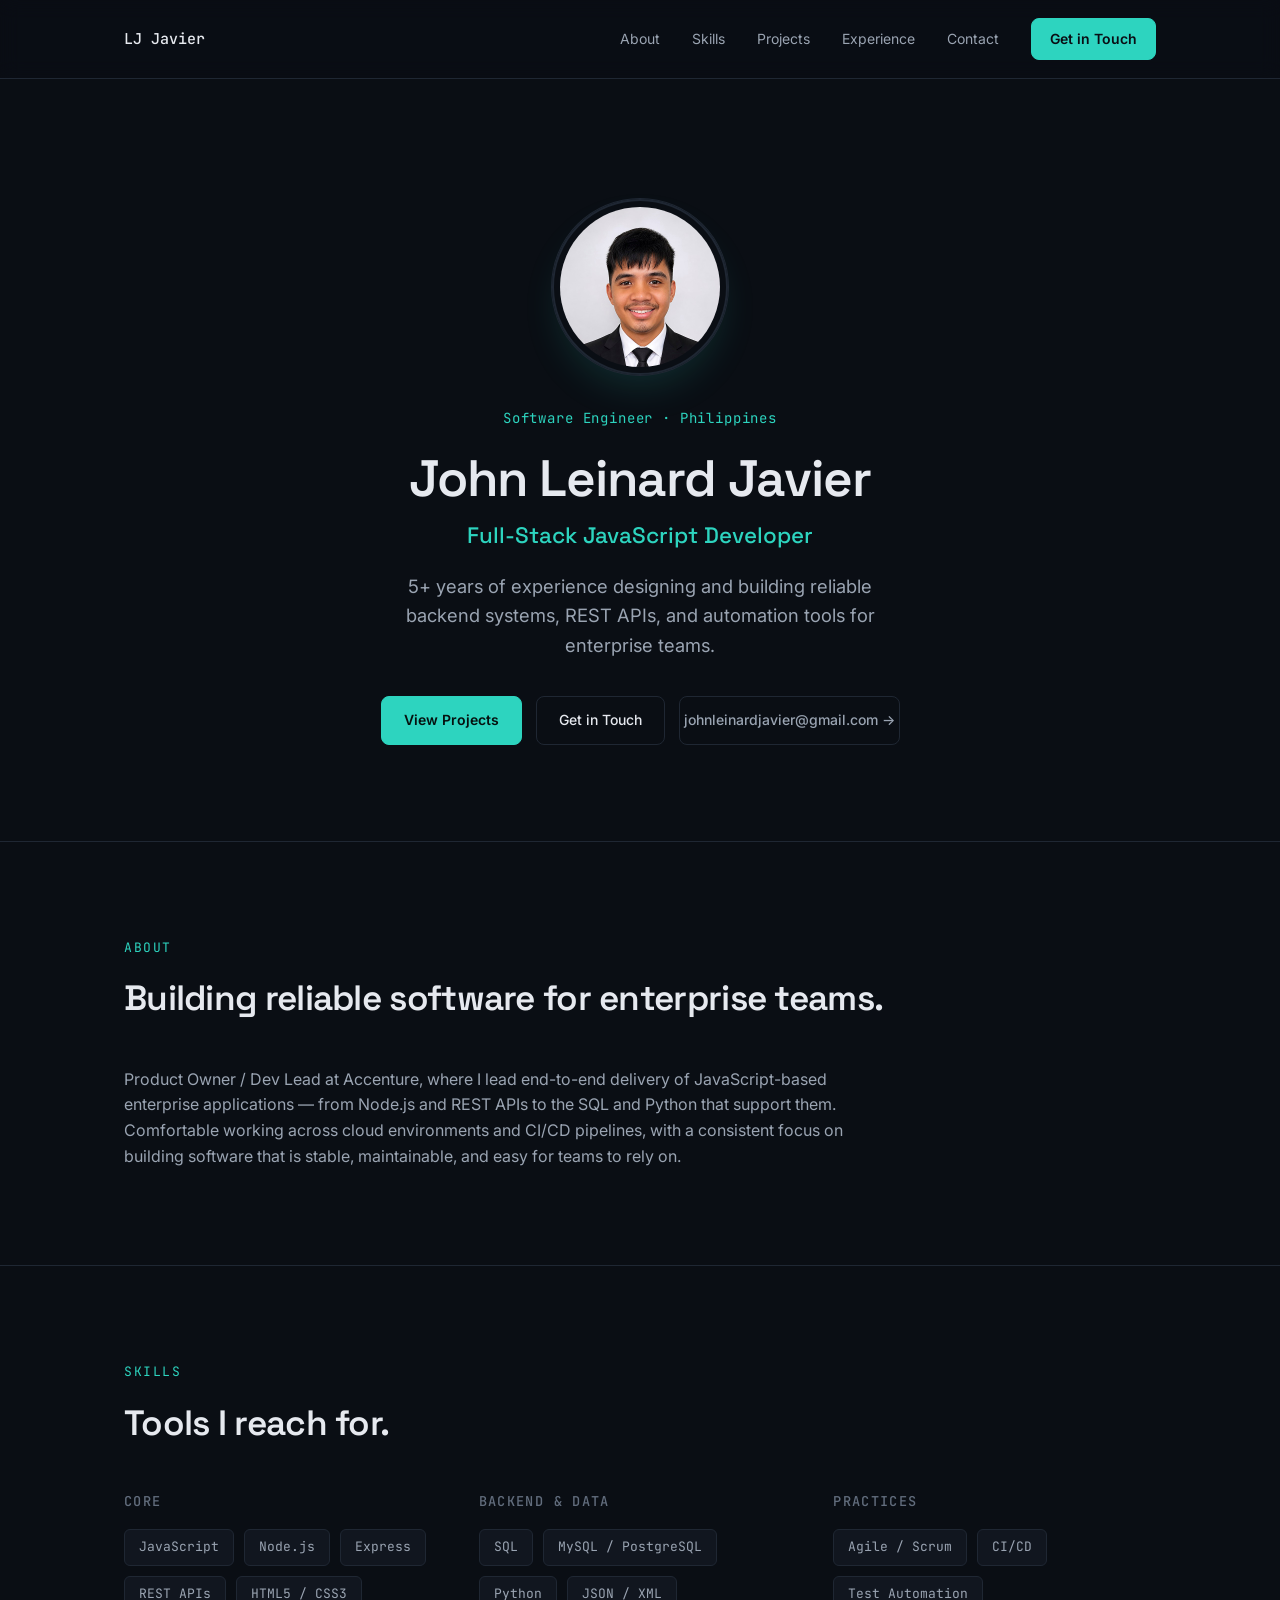
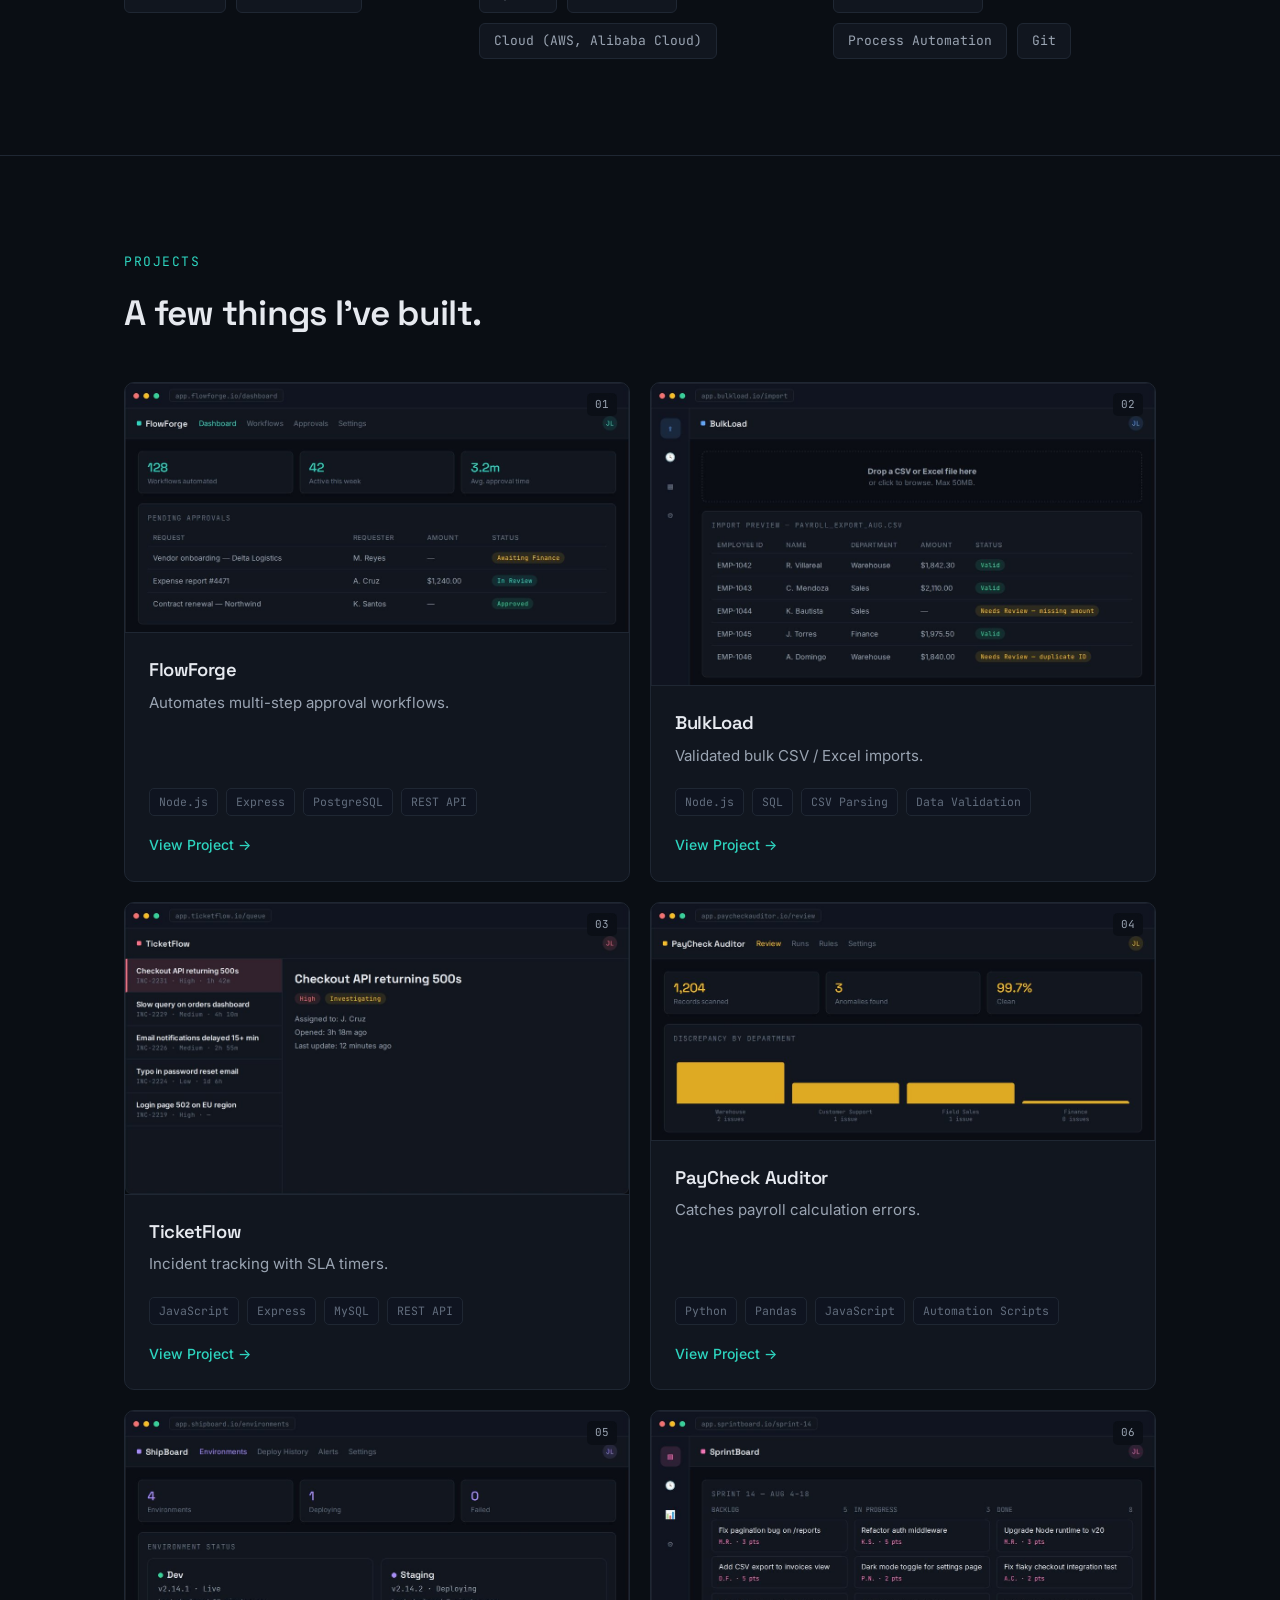
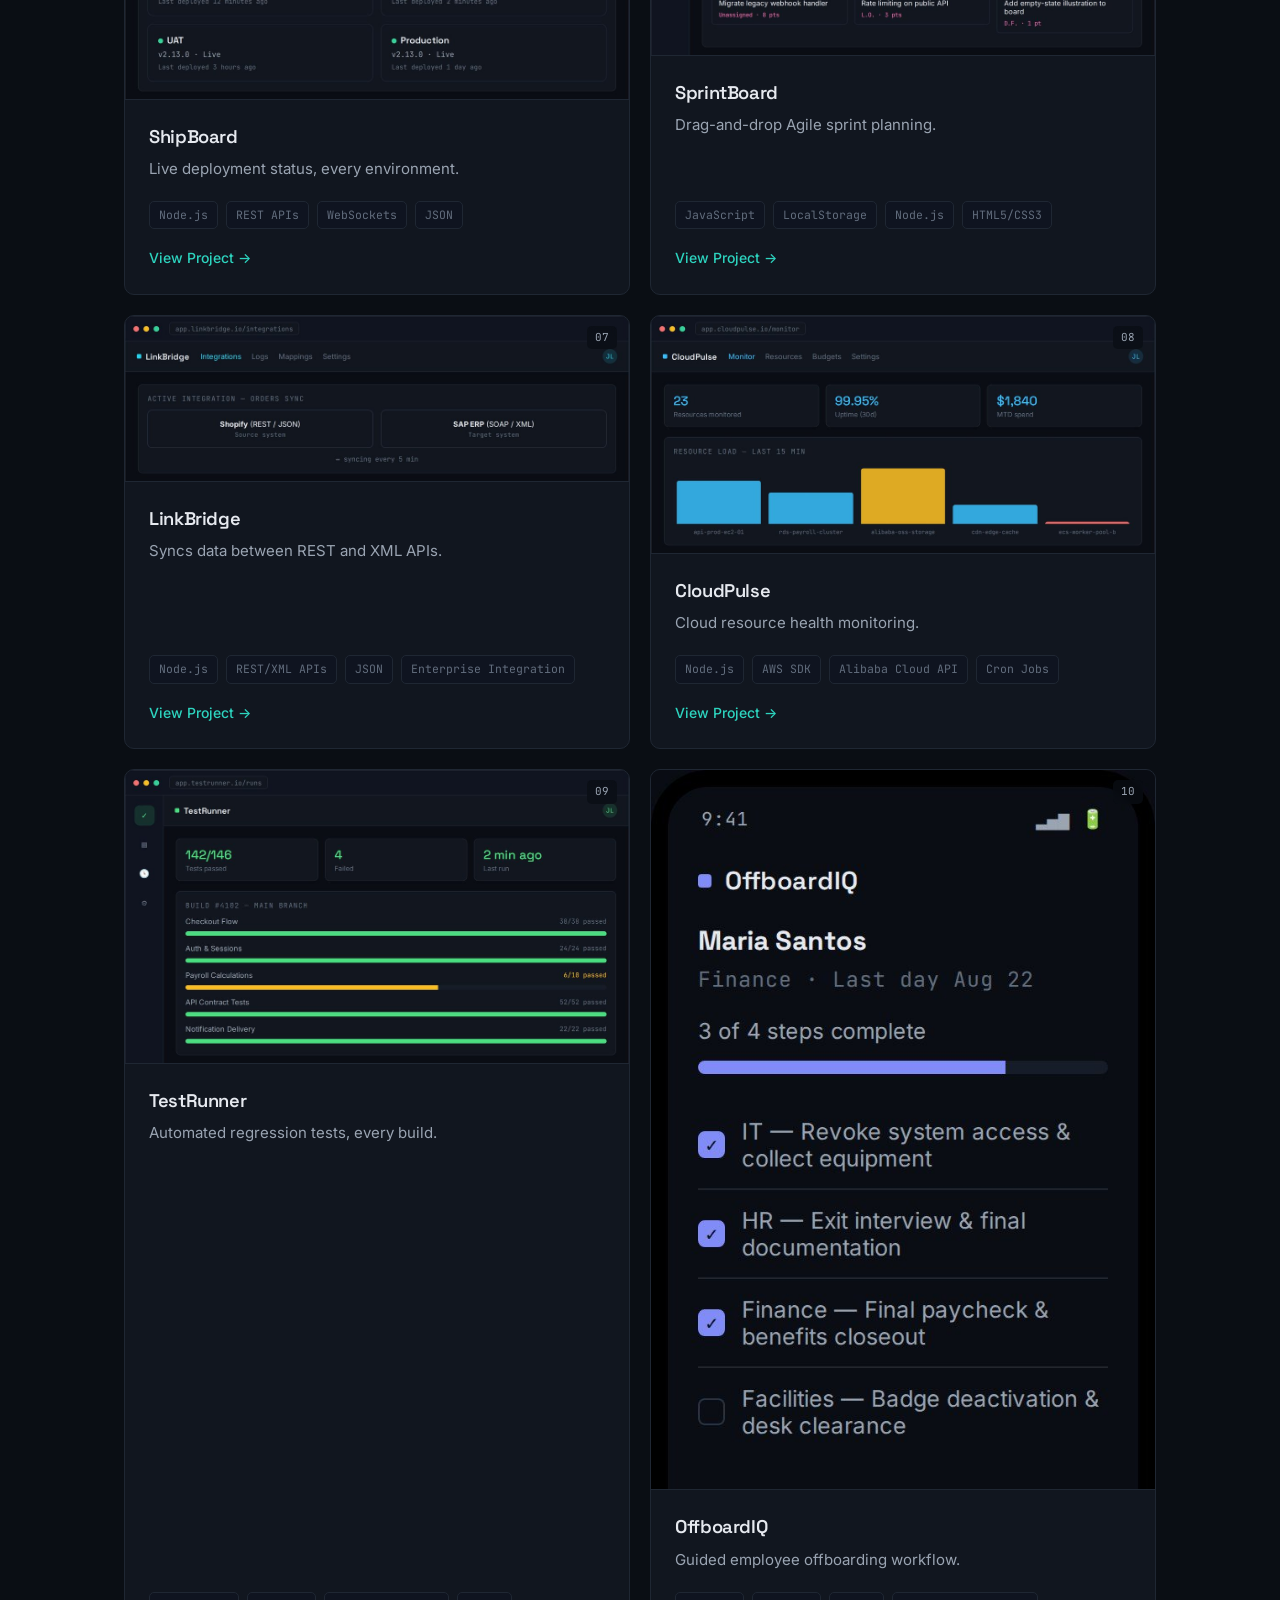
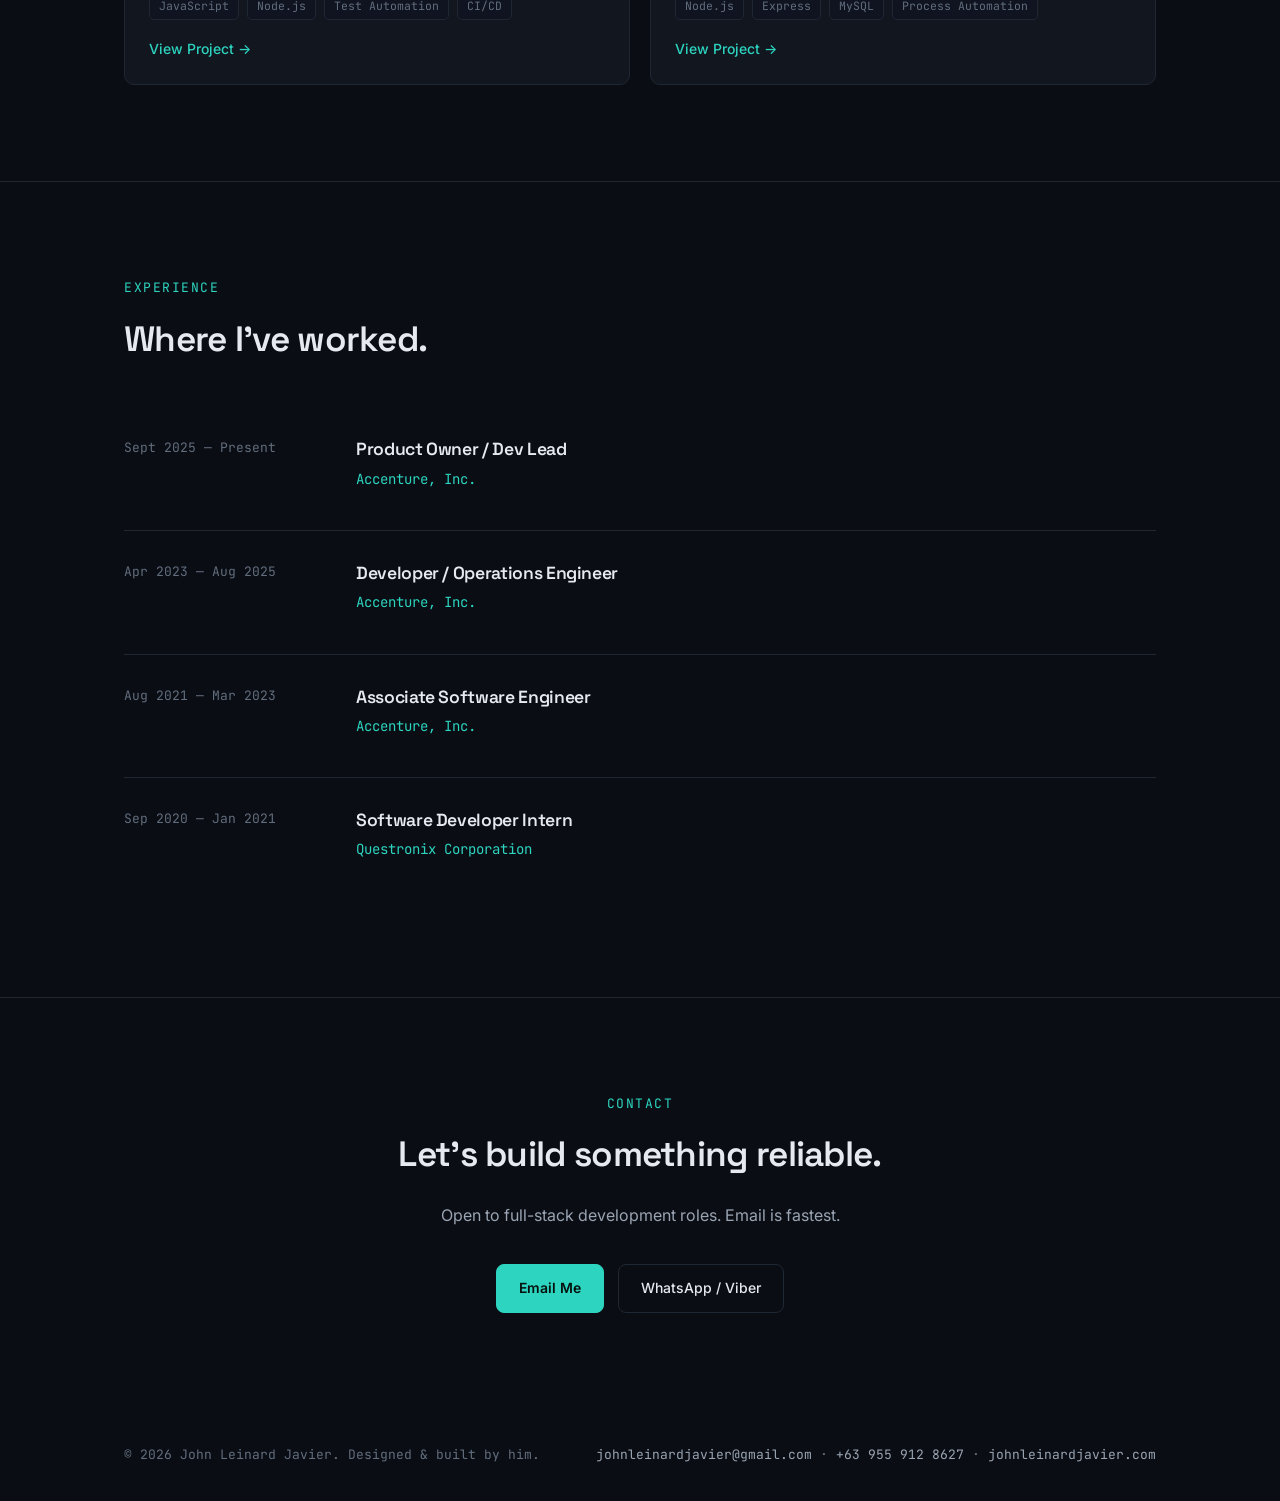
<file: index.html>
<!DOCTYPE html>
<html lang="en">
<head>
<meta charset="UTF-8">
<meta name="viewport" content="width=device-width, initial-scale=1.0">
<title>John Leinard Javier — Full-Stack JavaScript Developer</title>
<meta name="description" content="John Leinard Javier is a full-stack JavaScript developer based in the Philippines, building reliable web apps, APIs, and automation tools.">
<link rel="icon" type="image/png" href="favicon.png">
<link rel="apple-touch-icon" href="apple-touch-icon.png">
<link rel="preconnect" href="https://fonts.googleapis.com">
<link rel="preconnect" href="https://fonts.gstatic.com" crossorigin>
<link href="https://fonts.googleapis.com/css2?family=Inter:wght@400;500;600;700&family=Space+Grotesk:wght@500;600;700&family=JetBrains+Mono:wght@400;500&display=swap" rel="stylesheet">
<link rel="stylesheet" href="style.css">
</head>
<body>

<header class="site-header">
  <nav class="nav">
    <a href="#top" class="nav-brand">LJ Javier</a>
    <button class="nav-toggle" id="navToggle" aria-label="Toggle menu" aria-expanded="false">☰</button>
    <div class="nav-links" id="navLinks">
      <a href="#about">About</a>
      <a href="#skills">Skills</a>
      <a href="#projects">Projects</a>
      <a href="#experience">Experience</a>
      <a href="#contact">Contact</a>
      <a href="#contact" class="btn btn-primary" style="padding:9px 18px;">Get in Touch</a>
    </div>
  </nav>
</header>

<main id="top">

  <!-- ================= HERO ================= -->
  <section class="hero" id="hero">
    <div class="wrap hero-inner">
      <div class="hero-photo">
        <img src="lj.jpg" alt="Portrait of John Leinard Javier">
      </div>
      <div class="hero-content">
        <span class="hero-eyebrow mono">Software Engineer · Philippines</span>
        <h1>John Leinard Javier</h1>
        <p class="hero-role">Full-Stack JavaScript Developer</p>
        <p class="hero-lede">5+ years of experience designing and building reliable backend systems, REST APIs, and automation tools for enterprise teams.</p>
        <div class="hero-actions">
          <a href="#projects" class="btn btn-primary">View Projects</a>
          <a href="#contact" class="btn btn-outline">Get in Touch</a>
          <a href="mailto:johnleinardjavier@gmail.com" class="btn btn-text">johnleinardjavier@gmail.com →</a>
        </div>
      </div>
    </div>
  </section>

  <!-- ================= ABOUT ================= -->
  <section id="about">
    <div class="wrap">
      <span class="section-label">About</span>
      <h2 class="section-title">Building reliable software for enterprise teams.</h2>
      <div class="about-grid">
        <div class="about-text" style="grid-column: 1 / -1;">
          <p>Product Owner / Dev Lead at Accenture, where I lead end-to-end delivery of JavaScript-based enterprise applications — from Node.js and REST APIs to the SQL and Python that support them. Comfortable working across cloud environments and CI/CD pipelines, with a consistent focus on building software that is stable, maintainable, and easy for teams to rely on.</p>
        </div>
      </div>
    </div>
  </section>

  <!-- ================= SKILLS ================= -->
  <section id="skills">
    <div class="wrap">
      <span class="section-label">Skills</span>
      <h2 class="section-title">Tools I reach for.</h2>
      <div class="skills-groups">
        <div class="skill-group">
          <h3>Core</h3>
          <div class="tag-list">
            <span class="tag">JavaScript</span>
            <span class="tag">Node.js</span>
            <span class="tag">Express</span>
            <span class="tag">REST APIs</span>
            <span class="tag">HTML5 / CSS3</span>
          </div>
        </div>
        <div class="skill-group">
          <h3>Backend &amp; Data</h3>
          <div class="tag-list">
            <span class="tag">SQL</span>
            <span class="tag">MySQL / PostgreSQL</span>
            <span class="tag">Python</span>
            <span class="tag">JSON / XML</span>
            <span class="tag">Cloud (AWS, Alibaba Cloud)</span>
          </div>
        </div>
        <div class="skill-group">
          <h3>Practices</h3>
          <div class="tag-list">
            <span class="tag">Agile / Scrum</span>
            <span class="tag">CI/CD</span>
            <span class="tag">Test Automation</span>
            <span class="tag">Process Automation</span>
            <span class="tag">Git</span>
          </div>
        </div>
      </div>
    </div>
  </section>

  <!-- ================= PROJECTS ================= -->
  <section id="projects">
    <div class="wrap">
      <span class="section-label">Projects</span>
      <h2 class="section-title">A few things I've built.</h2>
      <div class="project-grid">

        <article class="card">
          <div class="card-visual">
            <span class="card-index mono">01</span>
            <img src="projects/thumbs/flowforge.jpg" alt="FlowForge workflow automation dashboard UI" loading="lazy">
          </div>
          <div class="card-body">
            <h3 class="card-title">FlowForge</h3>
            <p class="card-desc">Automates multi-step approval workflows.</p>
            <div class="card-tags">
              <span>Node.js</span><span>Express</span><span>PostgreSQL</span><span>REST API</span>
            </div>
            <a href="projects/flowforge.html" class="card-link" target="_blank" rel="noopener">View Project →</a>
          </div>
        </article>

        <article class="card">
          <div class="card-visual">
            <span class="card-index mono">02</span>
            <img src="projects/thumbs/bulkload.jpg" alt="BulkLoad CSV import validation UI" loading="lazy">
          </div>
          <div class="card-body">
            <h3 class="card-title">BulkLoad</h3>
            <p class="card-desc">Validated bulk CSV / Excel imports.</p>
            <div class="card-tags">
              <span>Node.js</span><span>SQL</span><span>CSV Parsing</span><span>Data Validation</span>
            </div>
            <a href="projects/bulkload.html" class="card-link" target="_blank" rel="noopener">View Project →</a>
          </div>
        </article>

        <article class="card">
          <div class="card-visual">
            <span class="card-index mono">03</span>
            <img src="projects/thumbs/ticketflow.jpg" alt="TicketFlow incident tracker UI" loading="lazy">
          </div>
          <div class="card-body">
            <h3 class="card-title">TicketFlow</h3>
            <p class="card-desc">Incident tracking with SLA timers.</p>
            <div class="card-tags">
              <span>JavaScript</span><span>Express</span><span>MySQL</span><span>REST API</span>
            </div>
            <a href="projects/ticketflow.html" class="card-link" target="_blank" rel="noopener">View Project →</a>
          </div>
        </article>

        <article class="card">
          <div class="card-visual">
            <span class="card-index mono">04</span>
            <img src="projects/thumbs/paycheck-auditor.jpg" alt="PayCheck Auditor payroll discrepancy UI" loading="lazy">
          </div>
          <div class="card-body">
            <h3 class="card-title">PayCheck Auditor</h3>
            <p class="card-desc">Catches payroll calculation errors.</p>
            <div class="card-tags">
              <span>Python</span><span>Pandas</span><span>JavaScript</span><span>Automation Scripts</span>
            </div>
            <a href="projects/paycheck-auditor.html" class="card-link" target="_blank" rel="noopener">View Project →</a>
          </div>
        </article>

        <article class="card">
          <div class="card-visual">
            <span class="card-index mono">05</span>
            <img src="projects/thumbs/shipboard.jpg" alt="ShipBoard deployment status dashboard UI" loading="lazy">
          </div>
          <div class="card-body">
            <h3 class="card-title">ShipBoard</h3>
            <p class="card-desc">Live deployment status, every environment.</p>
            <div class="card-tags">
              <span>Node.js</span><span>REST APIs</span><span>WebSockets</span><span>JSON</span>
            </div>
            <a href="projects/shipboard.html" class="card-link" target="_blank" rel="noopener">View Project →</a>
          </div>
        </article>

        <article class="card">
          <div class="card-visual">
            <span class="card-index mono">06</span>
            <img src="projects/thumbs/sprintboard.jpg" alt="SprintBoard kanban sprint planning UI" loading="lazy">
          </div>
          <div class="card-body">
            <h3 class="card-title">SprintBoard</h3>
            <p class="card-desc">Drag-and-drop Agile sprint planning.</p>
            <div class="card-tags">
              <span>JavaScript</span><span>LocalStorage</span><span>Node.js</span><span>HTML5/CSS3</span>
            </div>
            <a href="projects/sprintboard.html" class="card-link" target="_blank" rel="noopener">View Project →</a>
          </div>
        </article>

        <article class="card">
          <div class="card-visual">
            <span class="card-index mono">07</span>
            <img src="projects/thumbs/linkbridge.jpg" alt="LinkBridge API integration UI" loading="lazy">
          </div>
          <div class="card-body">
            <h3 class="card-title">LinkBridge</h3>
            <p class="card-desc">Syncs data between REST and XML APIs.</p>
            <div class="card-tags">
              <span>Node.js</span><span>REST/XML APIs</span><span>JSON</span><span>Enterprise Integration</span>
            </div>
            <a href="projects/linkbridge.html" class="card-link" target="_blank" rel="noopener">View Project →</a>
          </div>
        </article>

        <article class="card">
          <div class="card-visual">
            <span class="card-index mono">08</span>
            <img src="projects/thumbs/cloudpulse.jpg" alt="CloudPulse cloud monitoring dashboard UI" loading="lazy">
          </div>
          <div class="card-body">
            <h3 class="card-title">CloudPulse</h3>
            <p class="card-desc">Cloud resource health monitoring.</p>
            <div class="card-tags">
              <span>Node.js</span><span>AWS SDK</span><span>Alibaba Cloud API</span><span>Cron Jobs</span>
            </div>
            <a href="projects/cloudpulse.html" class="card-link" target="_blank" rel="noopener">View Project →</a>
          </div>
        </article>

        <article class="card">
          <div class="card-visual">
            <span class="card-index mono">09</span>
            <img src="projects/thumbs/testrunner.jpg" alt="TestRunner automated test results UI" loading="lazy">
          </div>
          <div class="card-body">
            <h3 class="card-title">TestRunner</h3>
            <p class="card-desc">Automated regression tests, every build.</p>
            <div class="card-tags">
              <span>JavaScript</span><span>Node.js</span><span>Test Automation</span><span>CI/CD</span>
            </div>
            <a href="projects/testrunner.html" class="card-link" target="_blank" rel="noopener">View Project →</a>
          </div>
        </article>

        <article class="card">
          <div class="card-visual">
            <span class="card-index mono">10</span>
            <img src="projects/thumbs/offboardiq.jpg" alt="OffboardIQ offboarding checklist UI" loading="lazy">
          </div>
          <div class="card-body">
            <h3 class="card-title">OffboardIQ</h3>
            <p class="card-desc">Guided employee offboarding workflow.</p>
            <div class="card-tags">
              <span>Node.js</span><span>Express</span><span>MySQL</span><span>Process Automation</span>
            </div>
            <a href="projects/offboardiq.html" class="card-link" target="_blank" rel="noopener">View Project →</a>
          </div>
        </article>

      </div>
    </div>
  </section>

  <!-- ================= EXPERIENCE ================= -->
  <section id="experience">
    <div class="wrap">
      <span class="section-label">Experience</span>
      <h2 class="section-title">Where I've worked.</h2>
      <div class="timeline">

        <div class="timeline-item">
          <div class="timeline-date mono">Sept 2025 — Present</div>
          <div class="timeline-role">
            <h3>Product Owner / Dev Lead</h3>
            <span class="timeline-company mono">Accenture, Inc.</span>
          </div>
        </div>

        <div class="timeline-item">
          <div class="timeline-date mono">Apr 2023 — Aug 2025</div>
          <div class="timeline-role">
            <h3>Developer / Operations Engineer</h3>
            <span class="timeline-company mono">Accenture, Inc.</span>
          </div>
        </div>

        <div class="timeline-item">
          <div class="timeline-date mono">Aug 2021 — Mar 2023</div>
          <div class="timeline-role">
            <h3>Associate Software Engineer</h3>
            <span class="timeline-company mono">Accenture, Inc.</span>
          </div>
        </div>

        <div class="timeline-item">
          <div class="timeline-date mono">Sep 2020 — Jan 2021</div>
          <div class="timeline-role">
            <h3>Software Developer Intern</h3>
            <span class="timeline-company mono">Questronix Corporation</span>
          </div>
        </div>

      </div>
    </div>
  </section>

  <!-- ================= CONTACT ================= -->
  <section id="contact" class="contact-section">
    <div class="wrap">
      <span class="section-label">Contact</span>
      <h2 class="section-title">Let's build something reliable.</h2>
      <p class="contact-lede">Open to full-stack development roles. Email is fastest.</p>
      <div class="contact-actions">
        <a href="mailto:johnleinardjavier@gmail.com" class="btn btn-primary">Email Me</a>
        <a href="https://wa.me/639559128627" class="btn btn-outline" target="_blank" rel="noopener">WhatsApp / Viber</a>
      </div>
    </div>
  </section>

</main>

<footer class="site-footer">
  <div class="wrap footer-inner">
    <span>© <span id="year">2026</span> John Leinard Javier. Designed &amp; built by him.</span>
    <span>
      <a href="mailto:johnleinardjavier@gmail.com">johnleinardjavier@gmail.com</a> ·
      <a href="https://wa.me/639559128627" target="_blank" rel="noopener">+63 955 912 8627</a> ·
      <a href="https://johnleinardjavier.com">johnleinardjavier.com</a>
    </span>
  </div>
</footer>

<script>
  var toggle = document.getElementById('navToggle');
  var links = document.getElementById('navLinks');
  toggle.addEventListener('click', function () {
    var isOpen = links.classList.toggle('open');
    toggle.setAttribute('aria-expanded', isOpen);
  });
  links.querySelectorAll('a').forEach(function (link) {
    link.addEventListener('click', function () {
      links.classList.remove('open');
      toggle.setAttribute('aria-expanded', 'false');
    });
  });
  document.getElementById('year').textContent = new Date().getFullYear();
</script>

</body>
</html>
</file>
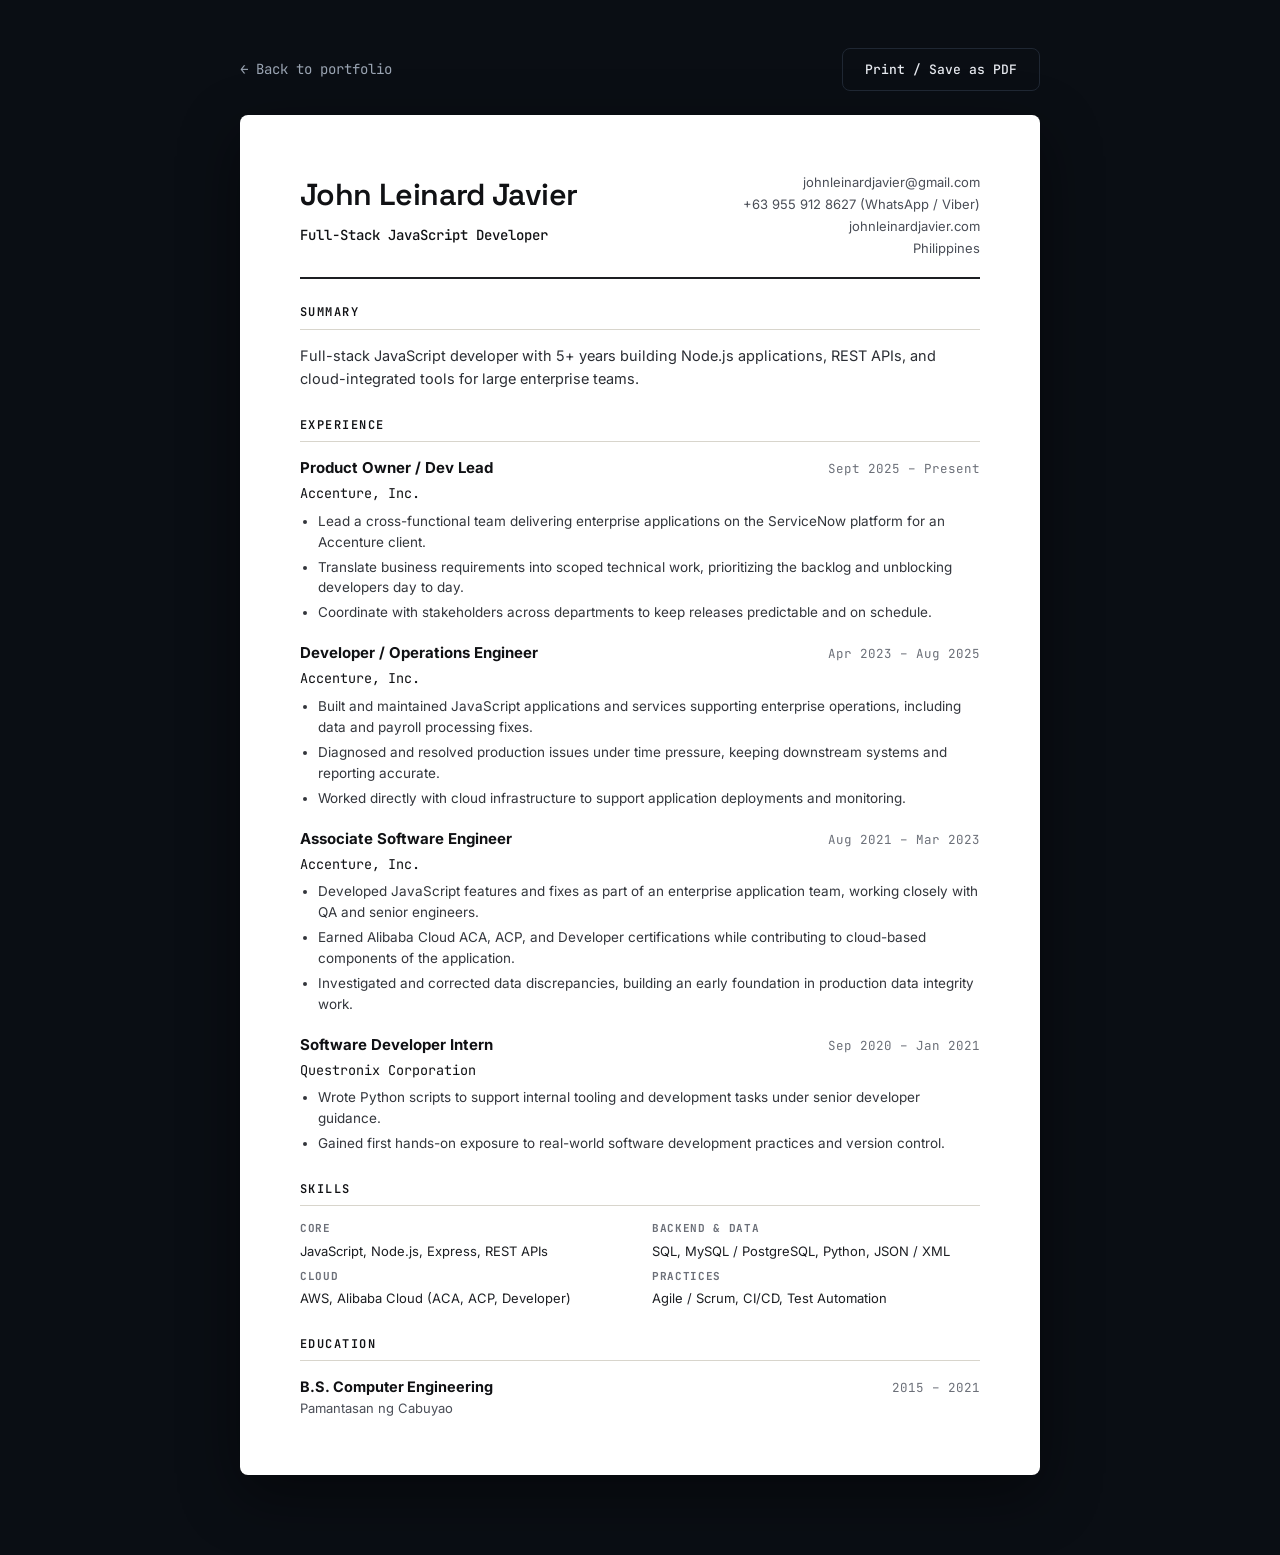
<file: resume.html>
<!DOCTYPE html>
<html lang="en">
<head>
<meta charset="UTF-8">
<meta name="viewport" content="width=device-width, initial-scale=1.0">
<title>Resume — John Leinard Javier</title>
<meta name="description" content="Resume of John Leinard Javier, Full-Stack JavaScript Developer based in the Philippines.">
<link rel="icon" type="image/png" href="favicon.png">
<link rel="apple-touch-icon" href="apple-touch-icon.png">
<link rel="preconnect" href="https://fonts.googleapis.com">
<link rel="preconnect" href="https://fonts.gstatic.com" crossorigin>
<link href="https://fonts.googleapis.com/css2?family=Inter:wght@400;500;600;700&family=Space+Grotesk:wght@500;600;700&family=JetBrains+Mono:wght@400;500&display=swap" rel="stylesheet">
<link rel="stylesheet" href="style.css">
<style>
  /* ---- Resume-specific styles (black & white, print-friendly card) ---- */

  :root {
    --accent: #101114;
    --accent-dim: #101114;
  }

  body.resume-body {
    background: var(--bg);
    padding: 48px 20px 80px;
  }

  .resume-toolbar {
    max-width: 800px;
    margin: 0 auto 24px;
    display: flex;
    justify-content: space-between;
    align-items: center;
  }

  .back-link {
    font-family: var(--font-mono);
    font-size: 14px;
    color: var(--text-dim);
    display: inline-flex;
    align-items: center;
    gap: 6px;
  }

  .back-link:hover {
    color: var(--accent);
  }

  .print-btn {
    font-family: var(--font-mono);
    font-size: 13px;
  }

  .resume-page {
    max-width: 800px;
    margin: 0 auto;
    background: #ffffff;
    color: #1c1e22;
    border-radius: 8px;
    padding: 56px 60px;
    box-shadow: 0 20px 60px rgba(0,0,0,0.45);
  }

  .resume-header {
    display: flex;
    justify-content: space-between;
    align-items: flex-start;
    gap: 24px;
    border-bottom: 2px solid #1c1e22;
    padding-bottom: 18px;
    margin-bottom: 24px;
  }

  .resume-header h1 {
    font-family: var(--font-head);
    font-size: 1.9rem;
    color: #101114;
    margin-bottom: 4px;
  }

  .resume-role {
    font-family: var(--font-mono);
    font-size: 14px;
    color: var(--accent-dim);
    font-weight: 500;
  }

  .resume-contact {
    text-align: right;
    font-size: 13px;
    color: #4a4e57;
    line-height: 1.7;
    white-space: nowrap;
  }

  .resume-contact a {
    color: #4a4e57;
  }

  .resume-section {
    margin-bottom: 26px;
  }

  .resume-section:last-child {
    margin-bottom: 0;
  }

  .resume-section h2 {
    font-family: var(--font-mono);
    font-size: 12px;
    text-transform: uppercase;
    letter-spacing: 0.12em;
    color: var(--accent-dim);
    border-bottom: 1px solid #d8d5cc;
    padding-bottom: 6px;
    margin-bottom: 14px;
    font-weight: 600;
  }

  .resume-summary {
    font-size: 14.5px;
    color: #2b2e34;
    max-width: 640px;
  }

  .resume-job {
    margin-bottom: 18px;
  }

  .resume-job:last-child {
    margin-bottom: 0;
  }

  .resume-job-head {
    display: flex;
    justify-content: space-between;
    align-items: baseline;
    gap: 12px;
    margin-bottom: 3px;
    flex-wrap: wrap;
  }

  .resume-job-title {
    font-weight: 700;
    font-size: 15px;
    color: #101114;
  }

  .resume-job-company {
    font-size: 13.5px;
    color: var(--accent-dim);
    font-family: var(--font-mono);
  }

  .resume-job-date {
    font-family: var(--font-mono);
    font-size: 12.5px;
    color: #6b6f78;
    white-space: nowrap;
  }

  .resume-job ul {
    margin-top: 6px;
    padding-left: 18px;
    list-style: disc;
  }

  .resume-job ul li {
    font-size: 13.5px;
    color: #33363c;
    margin-bottom: 4px;
    line-height: 1.55;
  }

  .resume-skills-grid {
    display: grid;
    grid-template-columns: repeat(2, 1fr);
    gap: 6px 24px;
  }

  .resume-skills-grid div {
    font-size: 13px;
  }

  .resume-skills-grid strong {
    font-family: var(--font-mono);
    font-size: 11px;
    text-transform: uppercase;
    letter-spacing: 0.06em;
    color: #6b6f78;
    display: block;
    margin-bottom: 3px;
  }

  .resume-edu-row {
    display: flex;
    justify-content: space-between;
    align-items: baseline;
    flex-wrap: wrap;
    gap: 8px;
  }

  .resume-edu-title {
    font-weight: 700;
    font-size: 14.5px;
    color: #101114;
  }

  .resume-edu-sub {
    font-size: 13px;
    color: #4a4e57;
  }

  .resume-edu-date {
    font-family: var(--font-mono);
    font-size: 12.5px;
    color: #6b6f78;
  }

  /* ---- Print ---- */
  @media print {
    @page {
      size: letter;
      margin: 0.35in;
    }

    body.resume-body {
      background: #fff;
      padding: 0;
    }

    .resume-toolbar {
      display: none;
    }

    .resume-page {
      box-shadow: none;
      border-radius: 0;
      max-width: 100%;
      padding: 0;
      background: #fff;
    }

    .resume-header { padding-bottom: 12px; margin-bottom: 14px; }
    .resume-header h1 { font-size: 1.55rem; }
    .resume-section { margin-bottom: 14px; }
    .resume-section h2 { margin-bottom: 8px; padding-bottom: 3px; font-size: 11px; }
    .resume-summary { font-size: 12.5px; }
    .resume-job { margin-bottom: 10px; }
    .resume-job-title { font-size: 13.5px; }
    .resume-job ul { margin-top: 3px; }
    .resume-job ul li { font-size: 12px; margin-bottom: 1px; line-height: 1.4; }
    .resume-skills-grid { gap: 4px 24px; }
    .resume-skills-grid div { font-size: 12px; }
  }

  @media (max-width: 700px) {
    .resume-page {
      padding: 32px 24px;
    }

    .resume-header {
      flex-direction: column;
    }

    .resume-contact {
      text-align: left;
    }

    .resume-job-head {
      flex-direction: column;
      gap: 2px;
    }

    .resume-skills-grid {
      grid-template-columns: 1fr;
    }
  }
</style>
</head>
<body class="resume-body">

  <div class="resume-toolbar">
    <a href="index.html" class="back-link">← Back to portfolio</a>
    <button class="btn btn-outline print-btn" onclick="window.print()">Print / Save as PDF</button>
  </div>

  <main class="resume-page">

    <div class="resume-header">
      <div>
        <h1>John Leinard Javier</h1>
        <div class="resume-role">Full-Stack JavaScript Developer</div>
      </div>
      <div class="resume-contact">
        johnleinardjavier@gmail.com<br>
        +63 955 912 8627 (WhatsApp / Viber)<br>
        johnleinardjavier.com<br>
        Philippines
      </div>
    </div>

    <div class="resume-section">
      <h2>Summary</h2>
      <p class="resume-summary">Full-stack JavaScript developer with 5+ years building Node.js applications, REST APIs, and cloud-integrated tools for large enterprise teams.</p>
    </div>

    <div class="resume-section">
      <h2>Experience</h2>

      <div class="resume-job">
        <div class="resume-job-head">
          <span class="resume-job-title">Product Owner / Dev Lead</span>
          <span class="resume-job-date">Sept 2025 – Present</span>
        </div>
        <div class="resume-job-company">Accenture, Inc.</div>
        <ul>
          <li>Lead a cross-functional team delivering enterprise applications on the ServiceNow platform for an Accenture client.</li>
          <li>Translate business requirements into scoped technical work, prioritizing the backlog and unblocking developers day to day.</li>
          <li>Coordinate with stakeholders across departments to keep releases predictable and on schedule.</li>
        </ul>
      </div>

      <div class="resume-job">
        <div class="resume-job-head">
          <span class="resume-job-title">Developer / Operations Engineer</span>
          <span class="resume-job-date">Apr 2023 – Aug 2025</span>
        </div>
        <div class="resume-job-company">Accenture, Inc.</div>
        <ul>
          <li>Built and maintained JavaScript applications and services supporting enterprise operations, including data and payroll processing fixes.</li>
          <li>Diagnosed and resolved production issues under time pressure, keeping downstream systems and reporting accurate.</li>
          <li>Worked directly with cloud infrastructure to support application deployments and monitoring.</li>
        </ul>
      </div>

      <div class="resume-job">
        <div class="resume-job-head">
          <span class="resume-job-title">Associate Software Engineer</span>
          <span class="resume-job-date">Aug 2021 – Mar 2023</span>
        </div>
        <div class="resume-job-company">Accenture, Inc.</div>
        <ul>
          <li>Developed JavaScript features and fixes as part of an enterprise application team, working closely with QA and senior engineers.</li>
          <li>Earned Alibaba Cloud ACA, ACP, and Developer certifications while contributing to cloud-based components of the application.</li>
          <li>Investigated and corrected data discrepancies, building an early foundation in production data integrity work.</li>
        </ul>
      </div>

      <div class="resume-job">
        <div class="resume-job-head">
          <span class="resume-job-title">Software Developer Intern</span>
          <span class="resume-job-date">Sep 2020 – Jan 2021</span>
        </div>
        <div class="resume-job-company">Questronix Corporation</div>
        <ul>
          <li>Wrote Python scripts to support internal tooling and development tasks under senior developer guidance.</li>
          <li>Gained first hands-on exposure to real-world software development practices and version control.</li>
        </ul>
      </div>
    </div>

    <div class="resume-section">
      <h2>Skills</h2>
      <div class="resume-skills-grid">
        <div><strong>Core</strong>JavaScript, Node.js, Express, REST APIs</div>
        <div><strong>Backend &amp; Data</strong>SQL, MySQL / PostgreSQL, Python, JSON / XML</div>
        <div><strong>Cloud</strong>AWS, Alibaba Cloud (ACA, ACP, Developer)</div>
        <div><strong>Practices</strong>Agile / Scrum, CI/CD, Test Automation</div>
      </div>
    </div>

    <div class="resume-section">
      <h2>Education</h2>
      <div class="resume-edu-row">
        <div>
          <div class="resume-edu-title">B.S. Computer Engineering</div>
          <div class="resume-edu-sub">Pamantasan ng Cabuyao</div>
        </div>
        <div class="resume-edu-date">2015 – 2021</div>
      </div>
    </div>

  </main>

</body>
</html>
</file>
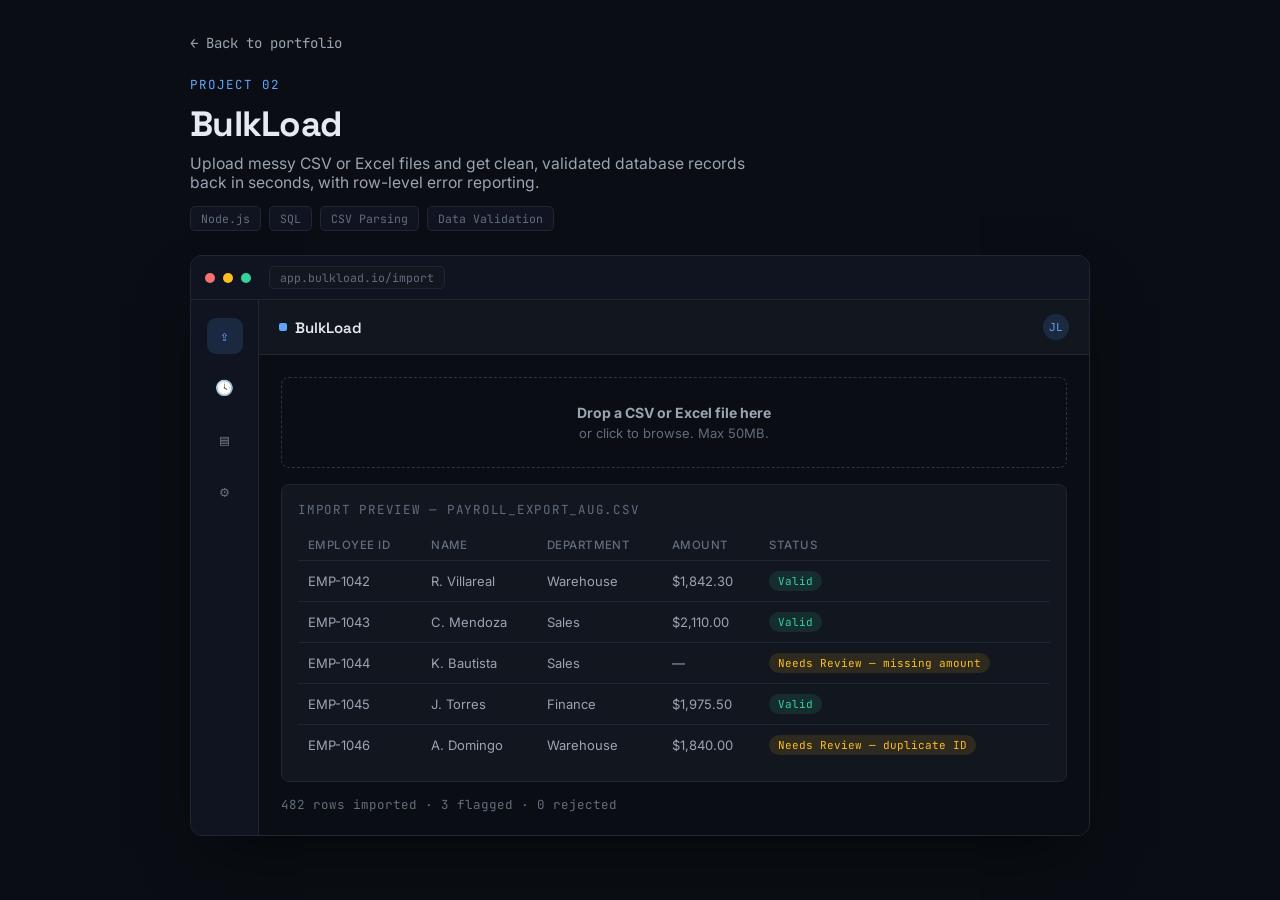
<file: projects/bulkload.html>
<!DOCTYPE html>
<html lang="en">
<head>
<meta charset="UTF-8">
<meta name="viewport" content="width=device-width, initial-scale=1.0">
<title>BulkLoad — Bulk Data Import Tool | John Leinard Javier</title>
<link rel="preconnect" href="https://fonts.googleapis.com">
<link href="https://fonts.googleapis.com/css2?family=Inter:wght@400;500;600;700&family=Space+Grotesk:wght@500;600;700&family=JetBrains+Mono:wght@400;500&display=swap" rel="stylesheet">
<link rel="stylesheet" href="mock.css">
<style>
  body { --accent: #60a5fa; --accent-dim: #3b82f6; --accent-soft: rgba(96,165,250,0.14); }
</style>
</head>
<body>
<div class="page-wrap">

  <a href="../index.html#projects" class="back-link">← Back to portfolio</a>

  <div class="proj-header">
    <span class="proj-eyebrow">Project 02</span>
    <h1>BulkLoad</h1>
    <p>Upload messy CSV or Excel files and get clean, validated database records back in seconds, with row-level error reporting.</p>
    <div class="proj-tags">
      <span>Node.js</span><span>SQL</span><span>CSV Parsing</span><span>Data Validation</span>
    </div>
  </div>

  <div class="mock-window thumb-target">
    <div class="mock-titlebar">
      <span class="dot r"></span><span class="dot y"></span><span class="dot g"></span>
      <span class="mock-url">app.bulkload.io/import</span>
    </div>
    <div class="app-shell">
      <div class="app-sidebar">
        <span class="side-icon active">⇪</span>
        <span class="side-icon">🕓</span>
        <span class="side-icon">▤</span>
        <span class="side-icon">⚙</span>
      </div>
      <div class="app-main">
        <div class="mock-topbar">
          <span class="mock-logo"><span class="dotmark"></span>BulkLoad</span>
          <div class="mock-spacer"></div>
          <span class="mock-avatar">JL</span>
        </div>
        <div class="mock-body">

          <div class="dropzone">
            <strong>Drop a CSV or Excel file here</strong>
            or click to browse. Max 50MB.
          </div>

          <div class="panel">
            <div class="panel-title">Import Preview — payroll_export_aug.csv</div>
            <table>
              <thead><tr><th>Employee ID</th><th>Name</th><th>Department</th><th>Amount</th><th>Status</th></tr></thead>
              <tbody>
                <tr><td>EMP-1042</td><td>R. Villareal</td><td>Warehouse</td><td>$1,842.30</td><td><span class="badge badge-green">Valid</span></td></tr>
                <tr><td>EMP-1043</td><td>C. Mendoza</td><td>Sales</td><td>$2,110.00</td><td><span class="badge badge-green">Valid</span></td></tr>
                <tr><td>EMP-1044</td><td>K. Bautista</td><td>Sales</td><td>—</td><td><span class="badge badge-amber">Needs Review — missing amount</span></td></tr>
                <tr><td>EMP-1045</td><td>J. Torres</td><td>Finance</td><td>$1,975.50</td><td><span class="badge badge-green">Valid</span></td></tr>
                <tr><td>EMP-1046</td><td>A. Domingo</td><td>Warehouse</td><td>$1,840.00</td><td><span class="badge badge-amber">Needs Review — duplicate ID</span></td></tr>
              </tbody>
            </table>
          </div>

          <p style="font-size:12.5px; color:var(--text-faint); font-family:var(--font-mono);">482 rows imported · 3 flagged · 0 rejected</p>

        </div>
      </div>
    </div>
  </div>

</div>
</body>
</html>
</file>
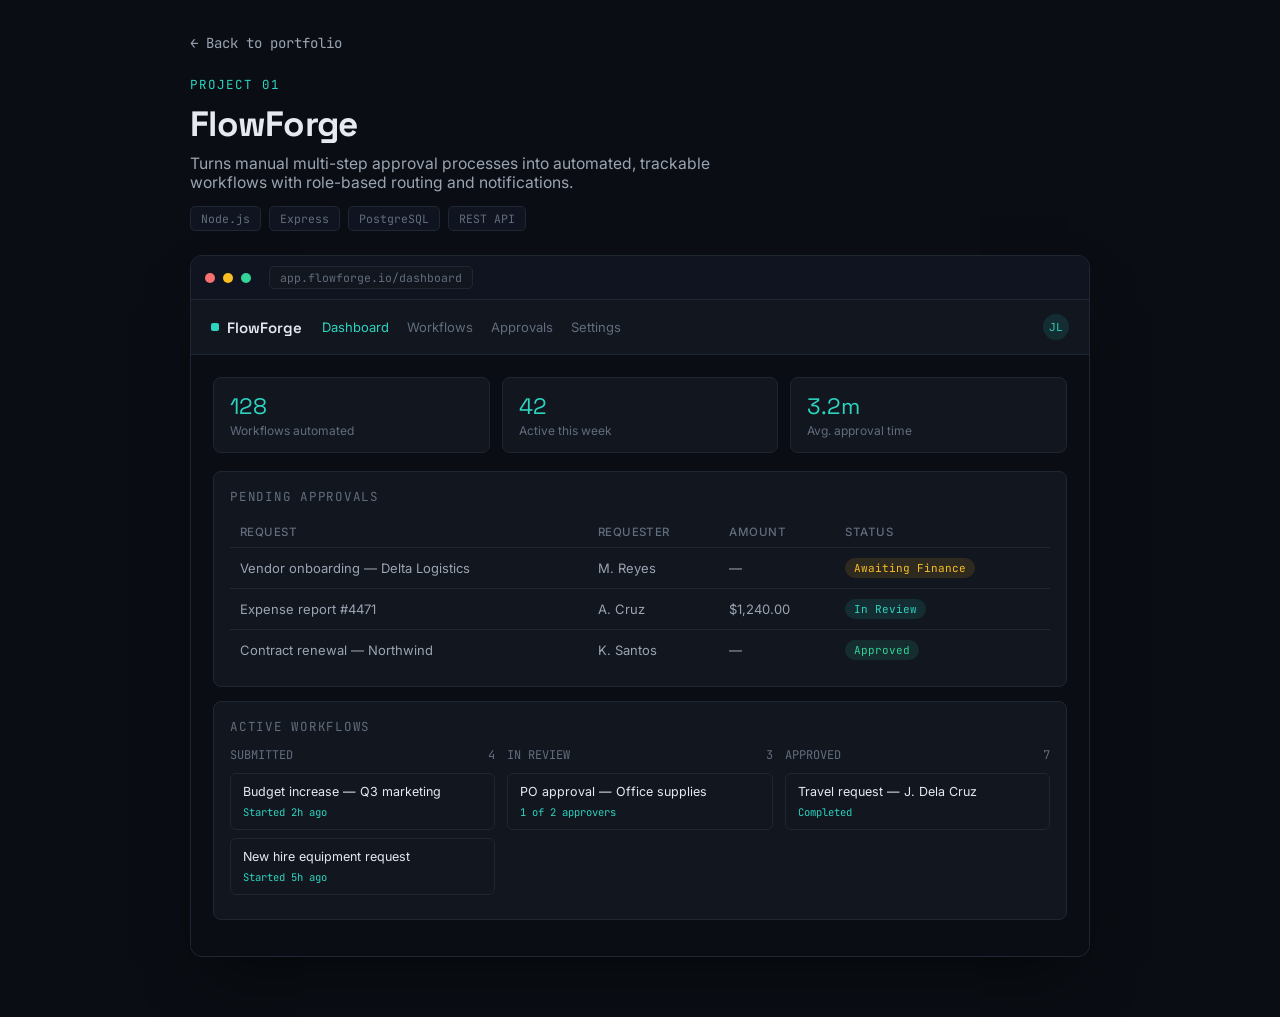
<file: projects/flowforge.html>
<!DOCTYPE html>
<html lang="en">
<head>
<meta charset="UTF-8">
<meta name="viewport" content="width=device-width, initial-scale=1.0">
<title>FlowForge — Workflow Automation Dashboard | John Leinard Javier</title>
<link rel="preconnect" href="https://fonts.googleapis.com">
<link href="https://fonts.googleapis.com/css2?family=Inter:wght@400;500;600;700&family=Space+Grotesk:wght@500;600;700&family=JetBrains+Mono:wght@400;500&display=swap" rel="stylesheet">
<link rel="stylesheet" href="mock.css">
</head>
<body>
<div class="page-wrap">

  <a href="../index.html#projects" class="back-link">← Back to portfolio</a>

  <div class="proj-header">
    <span class="proj-eyebrow">Project 01</span>
    <h1>FlowForge</h1>
    <p>Turns manual multi-step approval processes into automated, trackable workflows with role-based routing and notifications.</p>
    <div class="proj-tags">
      <span>Node.js</span><span>Express</span><span>PostgreSQL</span><span>REST API</span>
    </div>
  </div>

  <div class="mock-window thumb-target">
    <div class="mock-titlebar">
      <span class="dot r"></span><span class="dot y"></span><span class="dot g"></span>
      <span class="mock-url">app.flowforge.io/dashboard</span>
    </div>
    <div class="mock-topbar">
      <span class="mock-logo"><span class="dotmark"></span>FlowForge</span>
      <nav class="mock-tabs">
        <a class="active">Dashboard</a><a>Workflows</a><a>Approvals</a><a>Settings</a>
      </nav>
      <div class="mock-spacer"></div>
      <span class="mock-avatar">JL</span>
    </div>
    <div class="mock-body">

      <div class="stat-row">
        <div class="stat-tile"><div class="num">128</div><div class="label">Workflows automated</div></div>
        <div class="stat-tile"><div class="num">42</div><div class="label">Active this week</div></div>
        <div class="stat-tile"><div class="num">3.2m</div><div class="label">Avg. approval time</div></div>
      </div>

      <div class="panel">
        <div class="panel-title">Pending Approvals</div>
        <table>
          <thead><tr><th>Request</th><th>Requester</th><th>Amount</th><th>Status</th></tr></thead>
          <tbody>
            <tr><td>Vendor onboarding — Delta Logistics</td><td>M. Reyes</td><td>—</td><td><span class="badge badge-amber">Awaiting Finance</span></td></tr>
            <tr><td>Expense report #4471</td><td>A. Cruz</td><td>$1,240.00</td><td><span class="badge badge-teal">In Review</span></td></tr>
            <tr><td>Contract renewal — Northwind</td><td>K. Santos</td><td>—</td><td><span class="badge badge-green">Approved</span></td></tr>
          </tbody>
        </table>
      </div>

      <div class="panel">
        <div class="panel-title">Active Workflows</div>
        <div class="kanban">
          <div>
            <div class="kanban-col-title">Submitted <span>4</span></div>
            <div class="kcard">Budget increase — Q3 marketing<span class="kcard-tag">Started 2h ago</span></div>
            <div class="kcard">New hire equipment request<span class="kcard-tag">Started 5h ago</span></div>
          </div>
          <div>
            <div class="kanban-col-title">In Review <span>3</span></div>
            <div class="kcard">PO approval — Office supplies<span class="kcard-tag">1 of 2 approvers</span></div>
          </div>
          <div>
            <div class="kanban-col-title">Approved <span>7</span></div>
            <div class="kcard">Travel request — J. Dela Cruz<span class="kcard-tag">Completed</span></div>
          </div>
        </div>
      </div>

    </div>
  </div>

</div>
</body>
</html>
</file>
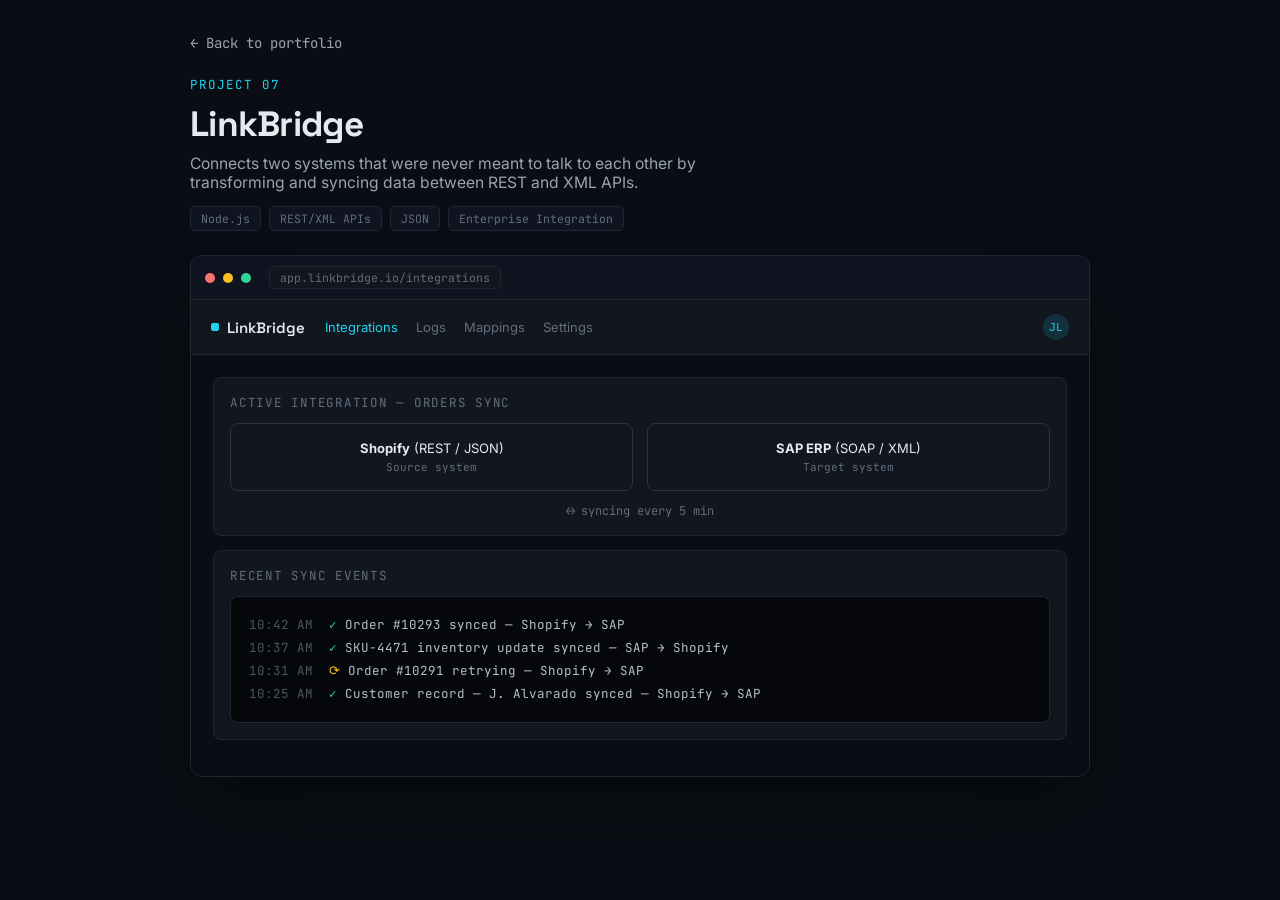
<file: projects/linkbridge.html>
<!DOCTYPE html>
<html lang="en">
<head>
<meta charset="UTF-8">
<meta name="viewport" content="width=device-width, initial-scale=1.0">
<title>LinkBridge — Enterprise Integration Dashboard | John Leinard Javier</title>
<link rel="preconnect" href="https://fonts.googleapis.com">
<link href="https://fonts.googleapis.com/css2?family=Inter:wght@400;500;600;700&family=Space+Grotesk:wght@500;600;700&family=JetBrains+Mono:wght@400;500&display=swap" rel="stylesheet">
<link rel="stylesheet" href="mock.css">
<style>
  body { --accent: #22d3ee; --accent-dim: #06b6d4; --accent-soft: rgba(34,211,238,0.14); }
</style>
</head>
<body>
<div class="page-wrap">

  <a href="../index.html#projects" class="back-link">← Back to portfolio</a>

  <div class="proj-header">
    <span class="proj-eyebrow">Project 07</span>
    <h1>LinkBridge</h1>
    <p>Connects two systems that were never meant to talk to each other by transforming and syncing data between REST and XML APIs.</p>
    <div class="proj-tags">
      <span>Node.js</span><span>REST/XML APIs</span><span>JSON</span><span>Enterprise Integration</span>
    </div>
  </div>

  <div class="mock-window thumb-target">
    <div class="mock-titlebar">
      <span class="dot r"></span><span class="dot y"></span><span class="dot g"></span>
      <span class="mock-url">app.linkbridge.io/integrations</span>
    </div>
    <div class="mock-topbar">
      <span class="mock-logo"><span class="dotmark"></span>LinkBridge</span>
      <nav class="mock-tabs">
        <a class="active">Integrations</a><a>Logs</a><a>Mappings</a><a>Settings</a>
      </nav>
      <div class="mock-spacer"></div>
      <span class="mock-avatar">JL</span>
    </div>
    <div class="mock-body">

      <div class="panel">
        <div class="panel-title">Active Integration — Orders Sync</div>
        <div class="two-col">
          <div class="node-box">
            <strong>Shopify</strong> (REST / JSON)
            <div class="node-sub">Source system</div>
          </div>
          <div class="node-box">
            <strong>SAP ERP</strong> (SOAP / XML)
            <div class="node-sub">Target system</div>
          </div>
        </div>
        <p style="text-align:center; margin-top:12px; font-size:12px; font-family:var(--font-mono); color:var(--text-faint);">↔ syncing every 5 min</p>
      </div>

      <div class="panel">
        <div class="panel-title">Recent Sync Events</div>
        <div class="terminal">
          <div><span class="t-dim">10:42 AM</span>&nbsp; <span class="t-ok">✓</span> Order #10293 synced — Shopify → SAP</div>
          <div><span class="t-dim">10:37 AM</span>&nbsp; <span class="t-ok">✓</span> SKU-4471 inventory update synced — SAP → Shopify</div>
          <div><span class="t-dim">10:31 AM</span>&nbsp; <span class="t-warn">⟳</span> Order #10291 retrying — Shopify → SAP</div>
          <div><span class="t-dim">10:25 AM</span>&nbsp; <span class="t-ok">✓</span> Customer record — J. Alvarado synced — Shopify → SAP</div>
        </div>
      </div>

    </div>
  </div>

</div>
</body>
</html>
</file>
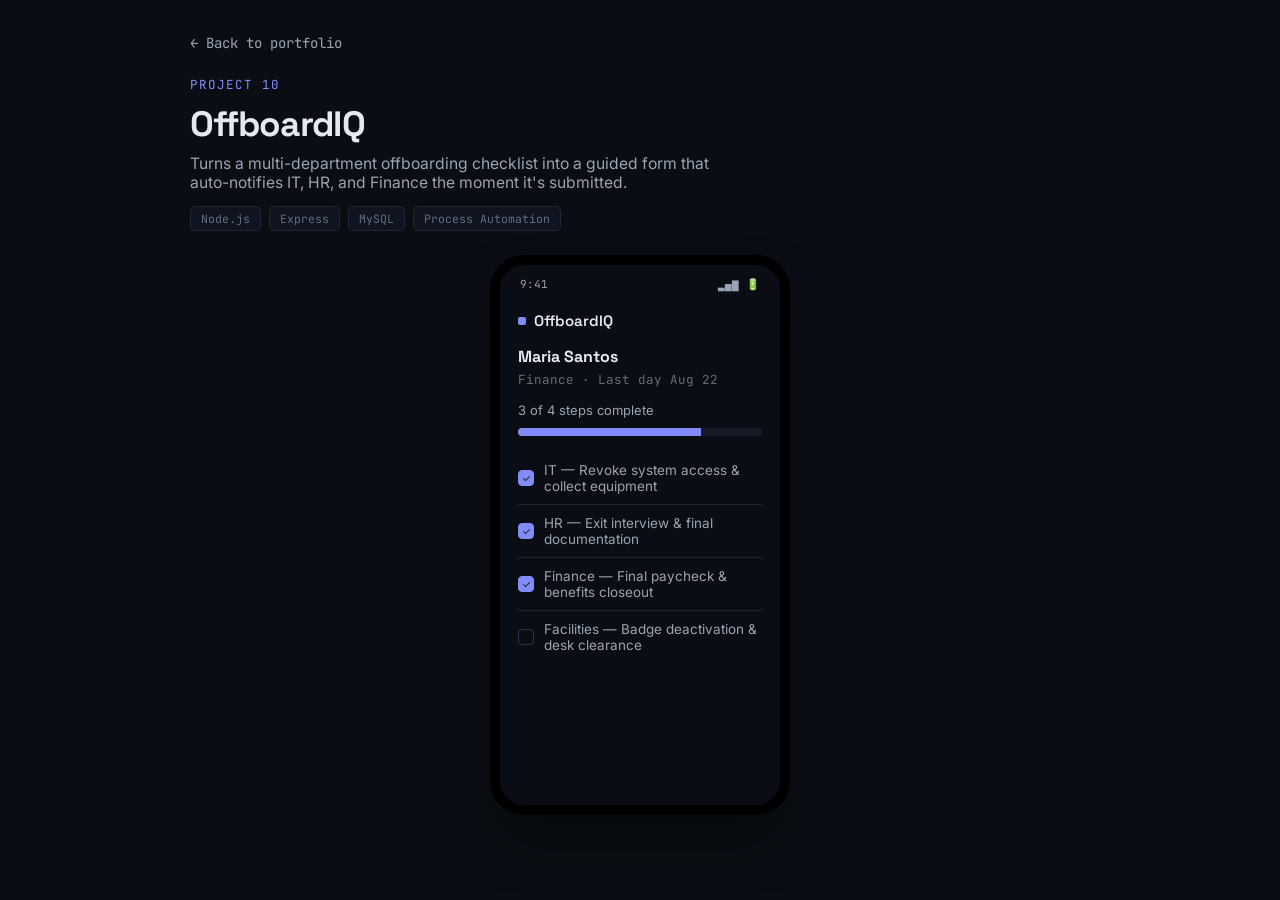
<file: projects/offboardiq.html>
<!DOCTYPE html>
<html lang="en">
<head>
<meta charset="UTF-8">
<meta name="viewport" content="width=device-width, initial-scale=1.0">
<title>OffboardIQ — Guided Offboarding Workflow | John Leinard Javier</title>
<link rel="preconnect" href="https://fonts.googleapis.com">
<link href="https://fonts.googleapis.com/css2?family=Inter:wght@400;500;600;700&family=Space+Grotesk:wght@500;600;700&family=JetBrains+Mono:wght@400;500&display=swap" rel="stylesheet">
<link rel="stylesheet" href="mock.css">
<style>
  body { --accent: #818cf8; --accent-dim: #6366f1; --accent-soft: rgba(129,140,248,0.14); }
</style>
</head>
<body>
<div class="page-wrap">

  <a href="../index.html#projects" class="back-link">← Back to portfolio</a>

  <div class="proj-header">
    <span class="proj-eyebrow">Project 10</span>
    <h1>OffboardIQ</h1>
    <p>Turns a multi-department offboarding checklist into a guided form that auto-notifies IT, HR, and Finance the moment it's submitted.</p>
    <div class="proj-tags">
      <span>Node.js</span><span>Express</span><span>MySQL</span><span>Process Automation</span>
    </div>
  </div>

  <div class="phone-frame thumb-target">
    <div class="phone-screen">
      <div class="phone-statusbar">
        <span>9:41</span>
        <span>▂▄▆ 🔋</span>
      </div>
      <div class="phone-body">

        <span class="mock-logo"><span class="dotmark"></span>OffboardIQ</span>

        <div style="margin-top:16px;">
          <h4 style="font-family:var(--font-head); font-size:1rem; margin-bottom:4px;">Maria Santos</h4>
          <p style="font-size:12.5px; color:var(--text-faint); font-family:var(--font-mono);">Finance · Last day Aug 22</p>
        </div>

        <p style="font-size:13px; color:var(--text-dim); margin:14px 0 6px;">3 of 4 steps complete</p>
        <div class="progress-track"><div class="progress-fill" style="width: 75%"></div></div>

        <ul class="checklist" style="margin-top:16px;">
          <li><div class="checkbox done">✓</div>IT — Revoke system access &amp; collect equipment</li>
          <li><div class="checkbox done">✓</div>HR — Exit interview &amp; final documentation</li>
          <li><div class="checkbox done">✓</div>Finance — Final paycheck &amp; benefits closeout</li>
          <li><div class="checkbox"></div>Facilities — Badge deactivation &amp; desk clearance</li>
        </ul>

      </div>
    </div>
  </div>

</div>
</body>
</html>
</file>
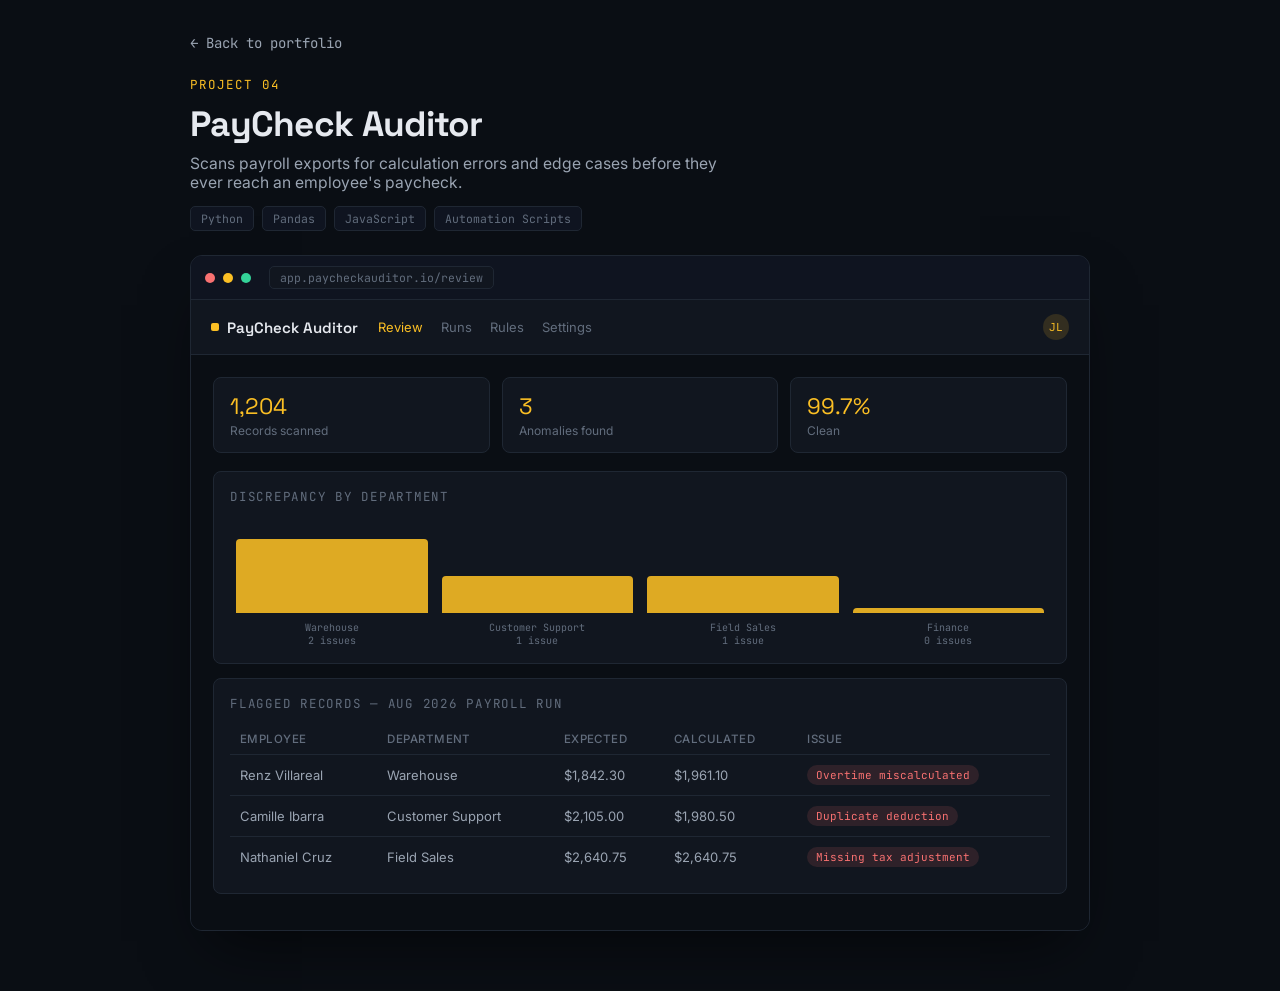
<file: projects/paycheck-auditor.html>
<!DOCTYPE html>
<html lang="en">
<head>
<meta charset="UTF-8">
<meta name="viewport" content="width=device-width, initial-scale=1.0">
<title>PayCheck Auditor — Payroll Anomaly Detection | John Leinard Javier</title>
<link rel="preconnect" href="https://fonts.googleapis.com">
<link href="https://fonts.googleapis.com/css2?family=Inter:wght@400;500;600;700&family=Space+Grotesk:wght@500;600;700&family=JetBrains+Mono:wght@400;500&display=swap" rel="stylesheet">
<link rel="stylesheet" href="mock.css">
<style>
  body { --accent: #fbbf24; --accent-dim: #f59e0b; --accent-soft: rgba(251,191,36,0.14); }
</style>
</head>
<body>
<div class="page-wrap">

  <a href="../index.html#projects" class="back-link">← Back to portfolio</a>

  <div class="proj-header">
    <span class="proj-eyebrow">Project 04</span>
    <h1>PayCheck Auditor</h1>
    <p>Scans payroll exports for calculation errors and edge cases before they ever reach an employee's paycheck.</p>
    <div class="proj-tags">
      <span>Python</span><span>Pandas</span><span>JavaScript</span><span>Automation Scripts</span>
    </div>
  </div>

  <div class="mock-window thumb-target">
    <div class="mock-titlebar">
      <span class="dot r"></span><span class="dot y"></span><span class="dot g"></span>
      <span class="mock-url">app.paycheckauditor.io/review</span>
    </div>
    <div class="mock-topbar">
      <span class="mock-logo"><span class="dotmark"></span>PayCheck Auditor</span>
      <nav class="mock-tabs">
        <a class="active">Review</a><a>Runs</a><a>Rules</a><a>Settings</a>
      </nav>
      <div class="mock-spacer"></div>
      <span class="mock-avatar">JL</span>
    </div>
    <div class="mock-body">

      <div class="stat-row">
        <div class="stat-tile"><div class="num">1,204</div><div class="label">Records scanned</div></div>
        <div class="stat-tile"><div class="num">3</div><div class="label">Anomalies found</div></div>
        <div class="stat-tile"><div class="num">99.7%</div><div class="label">Clean</div></div>
      </div>

      <div class="panel">
        <div class="panel-title">Discrepancy by Department</div>
        <div class="chart-row">
          <div class="chart-bar-col">
            <div class="chart-bar" style="height: 62%"></div>
            <div class="chart-bar-label">Warehouse<br>2 issues</div>
          </div>
          <div class="chart-bar-col">
            <div class="chart-bar" style="height: 31%"></div>
            <div class="chart-bar-label">Customer Support<br>1 issue</div>
          </div>
          <div class="chart-bar-col">
            <div class="chart-bar" style="height: 31%"></div>
            <div class="chart-bar-label">Field Sales<br>1 issue</div>
          </div>
          <div class="chart-bar-col">
            <div class="chart-bar" style="height: 4%"></div>
            <div class="chart-bar-label">Finance<br>0 issues</div>
          </div>
        </div>
      </div>

      <div class="panel">
        <div class="panel-title">Flagged Records — Aug 2026 Payroll Run</div>
        <table>
          <thead><tr><th>Employee</th><th>Department</th><th>Expected</th><th>Calculated</th><th>Issue</th></tr></thead>
          <tbody>
            <tr><td>Renz Villareal</td><td>Warehouse</td><td>$1,842.30</td><td>$1,961.10</td><td><span class="badge badge-red">Overtime miscalculated</span></td></tr>
            <tr><td>Camille Ibarra</td><td>Customer Support</td><td>$2,105.00</td><td>$1,980.50</td><td><span class="badge badge-red">Duplicate deduction</span></td></tr>
            <tr><td>Nathaniel Cruz</td><td>Field Sales</td><td>$2,640.75</td><td>$2,640.75</td><td><span class="badge badge-red">Missing tax adjustment</span></td></tr>
          </tbody>
        </table>
      </div>

    </div>
  </div>

</div>
</body>
</html>
</file>
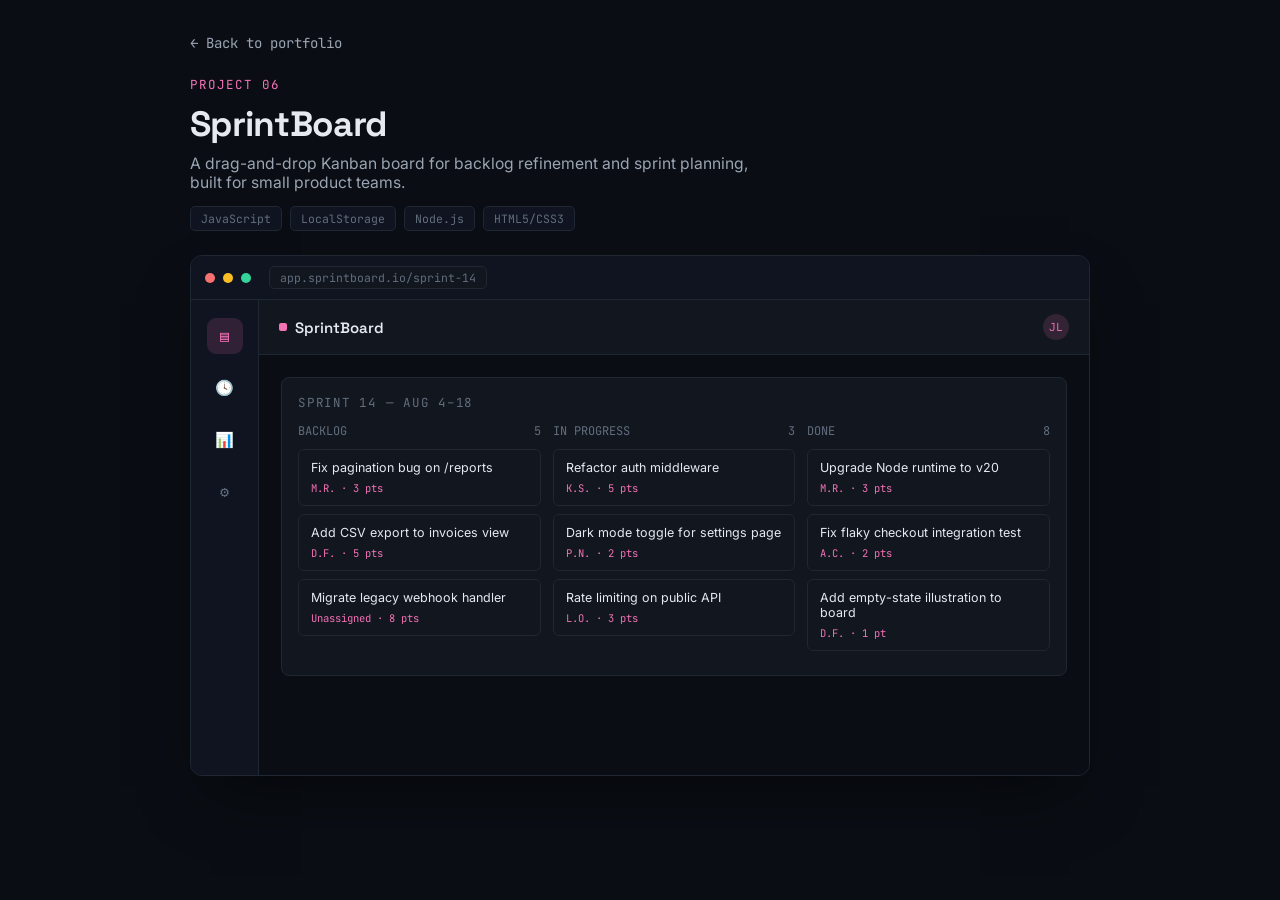
<file: projects/sprintboard.html>
<!DOCTYPE html>
<html lang="en">
<head>
<meta charset="UTF-8">
<meta name="viewport" content="width=device-width, initial-scale=1.0">
<title>SprintBoard — Sprint Planning Kanban | John Leinard Javier</title>
<link rel="preconnect" href="https://fonts.googleapis.com">
<link href="https://fonts.googleapis.com/css2?family=Inter:wght@400;500;600;700&family=Space+Grotesk:wght@500;600;700&family=JetBrains+Mono:wght@400;500&display=swap" rel="stylesheet">
<link rel="stylesheet" href="mock.css">
<style>
  body { --accent: #f472b6; --accent-dim: #ec4899; --accent-soft: rgba(244,114,182,0.14); }
</style>
</head>
<body>
<div class="page-wrap">

  <a href="../index.html#projects" class="back-link">← Back to portfolio</a>

  <div class="proj-header">
    <span class="proj-eyebrow">Project 06</span>
    <h1>SprintBoard</h1>
    <p>A drag-and-drop Kanban board for backlog refinement and sprint planning, built for small product teams.</p>
    <div class="proj-tags">
      <span>JavaScript</span><span>LocalStorage</span><span>Node.js</span><span>HTML5/CSS3</span>
    </div>
  </div>

  <div class="mock-window thumb-target">
    <div class="mock-titlebar">
      <span class="dot r"></span><span class="dot y"></span><span class="dot g"></span>
      <span class="mock-url">app.sprintboard.io/sprint-14</span>
    </div>
    <div class="app-shell">
      <div class="app-sidebar">
        <span class="side-icon active">▤</span>
        <span class="side-icon">🕓</span>
        <span class="side-icon">📊</span>
        <span class="side-icon">⚙</span>
      </div>
      <div class="app-main">
        <div class="mock-topbar">
          <span class="mock-logo"><span class="dotmark"></span>SprintBoard</span>
          <div class="mock-spacer"></div>
          <span class="mock-avatar">JL</span>
        </div>
        <div class="mock-body">

          <div class="panel">
            <div class="panel-title">Sprint 14 — Aug 4–18</div>
            <div class="kanban">
              <div>
                <div class="kanban-col-title">Backlog <span>5</span></div>
                <div class="kcard">Fix pagination bug on /reports<span class="kcard-tag">M.R. · 3 pts</span></div>
                <div class="kcard">Add CSV export to invoices view<span class="kcard-tag">D.F. · 5 pts</span></div>
                <div class="kcard">Migrate legacy webhook handler<span class="kcard-tag">Unassigned · 8 pts</span></div>
              </div>
              <div>
                <div class="kanban-col-title">In Progress <span>3</span></div>
                <div class="kcard">Refactor auth middleware<span class="kcard-tag">K.S. · 5 pts</span></div>
                <div class="kcard">Dark mode toggle for settings page<span class="kcard-tag">P.N. · 2 pts</span></div>
                <div class="kcard">Rate limiting on public API<span class="kcard-tag">L.O. · 3 pts</span></div>
              </div>
              <div>
                <div class="kanban-col-title">Done <span>8</span></div>
                <div class="kcard">Upgrade Node runtime to v20<span class="kcard-tag">M.R. · 3 pts</span></div>
                <div class="kcard">Fix flaky checkout integration test<span class="kcard-tag">A.C. · 2 pts</span></div>
                <div class="kcard">Add empty-state illustration to board<span class="kcard-tag">D.F. · 1 pt</span></div>
              </div>
            </div>
          </div>

        </div>
      </div>
    </div>
  </div>

</div>
</body>
</html>
</file>
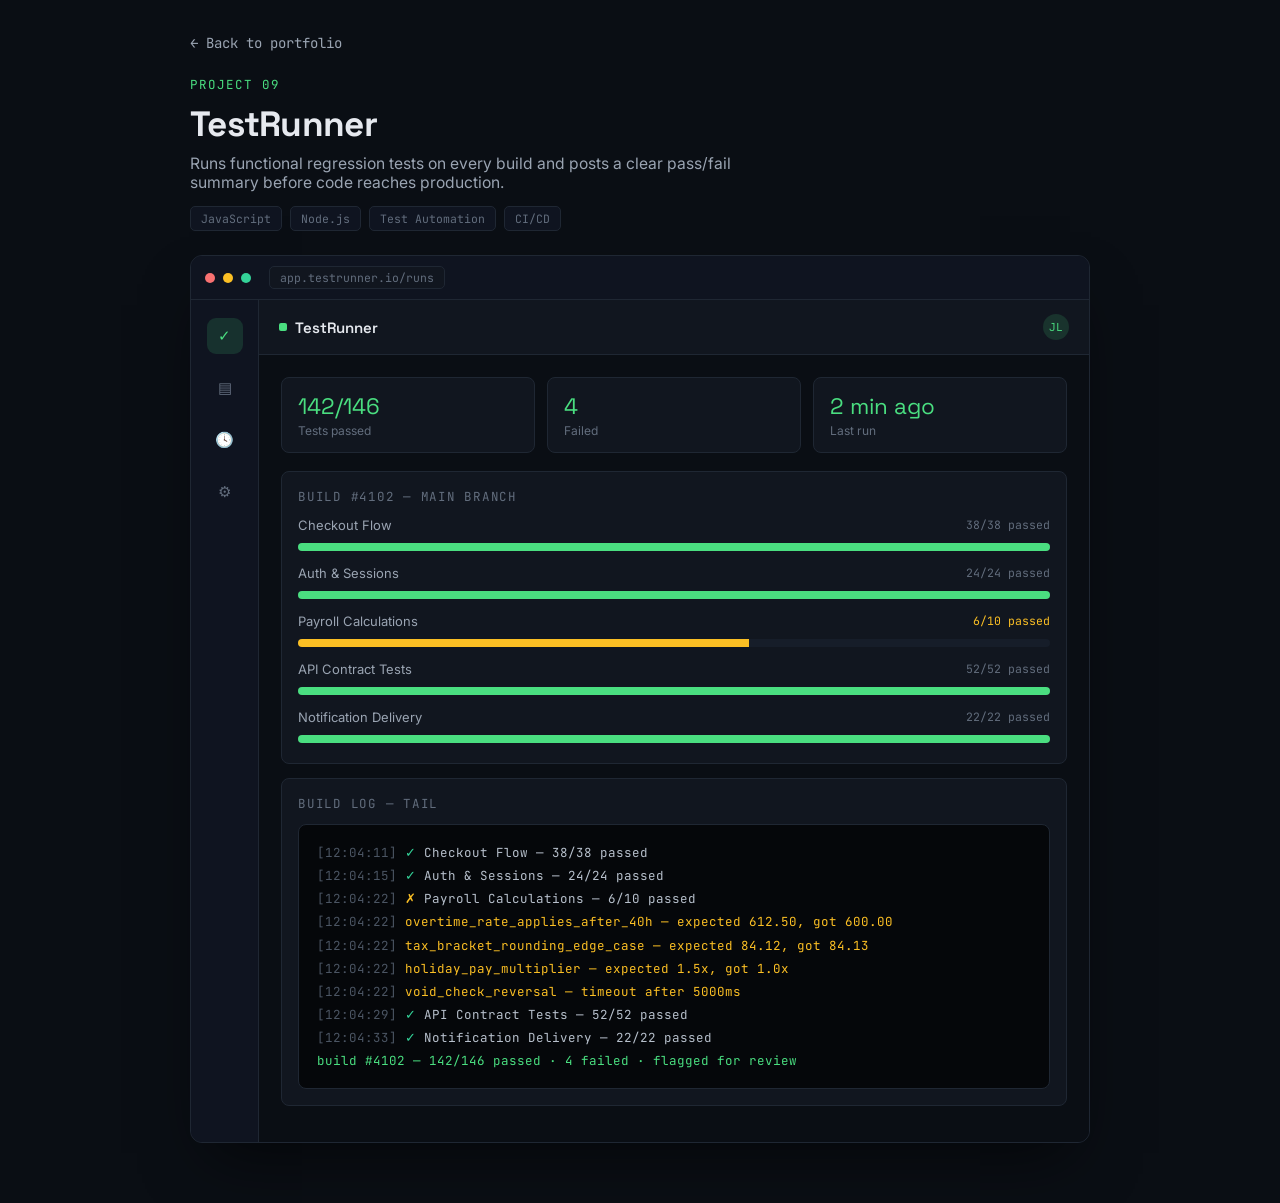
<file: projects/testrunner.html>
<!DOCTYPE html>
<html lang="en">
<head>
<meta charset="UTF-8">
<meta name="viewport" content="width=device-width, initial-scale=1.0">
<title>TestRunner — CI Regression Test Dashboard | John Leinard Javier</title>
<link rel="preconnect" href="https://fonts.googleapis.com">
<link href="https://fonts.googleapis.com/css2?family=Inter:wght@400;500;600;700&family=Space+Grotesk:wght@500;600;700&family=JetBrains+Mono:wght@400;500&display=swap" rel="stylesheet">
<link rel="stylesheet" href="mock.css">
<style>
  body { --accent: #4ade80; --accent-dim: #22c55e; --accent-soft: rgba(74,222,128,0.14); }
</style>
</head>
<body>
<div class="page-wrap">

  <a href="../index.html#projects" class="back-link">← Back to portfolio</a>

  <div class="proj-header">
    <span class="proj-eyebrow">Project 09</span>
    <h1>TestRunner</h1>
    <p>Runs functional regression tests on every build and posts a clear pass/fail summary before code reaches production.</p>
    <div class="proj-tags">
      <span>JavaScript</span><span>Node.js</span><span>Test Automation</span><span>CI/CD</span>
    </div>
  </div>

  <div class="mock-window thumb-target">
    <div class="mock-titlebar">
      <span class="dot r"></span><span class="dot y"></span><span class="dot g"></span>
      <span class="mock-url">app.testrunner.io/runs</span>
    </div>
    <div class="app-shell">
      <div class="app-sidebar">
        <span class="side-icon active">✓</span>
        <span class="side-icon">▤</span>
        <span class="side-icon">🕓</span>
        <span class="side-icon">⚙</span>
      </div>
      <div class="app-main">
        <div class="mock-topbar">
          <span class="mock-logo"><span class="dotmark"></span>TestRunner</span>
          <div class="mock-spacer"></div>
          <span class="mock-avatar">JL</span>
        </div>
        <div class="mock-body">

          <div class="stat-row">
            <div class="stat-tile"><div class="num">142/146</div><div class="label">Tests passed</div></div>
            <div class="stat-tile"><div class="num">4</div><div class="label">Failed</div></div>
            <div class="stat-tile"><div class="num">2 min ago</div><div class="label">Last run</div></div>
          </div>

          <div class="panel">
            <div class="panel-title">Build #4102 — main branch</div>

            <div style="margin-bottom:14px;">
              <div style="display:flex; justify-content:space-between; font-size:13px; color:var(--text-dim); margin-bottom:4px;">
                <span>Checkout Flow</span><span style="font-family:var(--font-mono); font-size:11.5px; color:var(--text-faint);">38/38 passed</span>
              </div>
              <div class="progress-track"><div class="progress-fill" style="width: 100%"></div></div>
            </div>

            <div style="margin-bottom:14px;">
              <div style="display:flex; justify-content:space-between; font-size:13px; color:var(--text-dim); margin-bottom:4px;">
                <span>Auth &amp; Sessions</span><span style="font-family:var(--font-mono); font-size:11.5px; color:var(--text-faint);">24/24 passed</span>
              </div>
              <div class="progress-track"><div class="progress-fill" style="width: 100%"></div></div>
            </div>

            <div style="margin-bottom:14px;">
              <div style="display:flex; justify-content:space-between; font-size:13px; color:var(--text-dim); margin-bottom:4px;">
                <span>Payroll Calculations</span><span style="font-family:var(--font-mono); font-size:11.5px; color:var(--amber);">6/10 passed</span>
              </div>
              <div class="progress-track"><div class="progress-fill" style="width: 60%; background: var(--amber);"></div></div>
            </div>

            <div style="margin-bottom:14px;">
              <div style="display:flex; justify-content:space-between; font-size:13px; color:var(--text-dim); margin-bottom:4px;">
                <span>API Contract Tests</span><span style="font-family:var(--font-mono); font-size:11.5px; color:var(--text-faint);">52/52 passed</span>
              </div>
              <div class="progress-track"><div class="progress-fill" style="width: 100%"></div></div>
            </div>

            <div>
              <div style="display:flex; justify-content:space-between; font-size:13px; color:var(--text-dim); margin-bottom:4px;">
                <span>Notification Delivery</span><span style="font-family:var(--font-mono); font-size:11.5px; color:var(--text-faint);">22/22 passed</span>
              </div>
              <div class="progress-track"><div class="progress-fill" style="width: 100%"></div></div>
            </div>

          </div>

          <div class="panel">
            <div class="panel-title">Build Log — tail</div>
            <div class="terminal">
              <div><span class="t-dim">[12:04:11]</span> <span class="t-ok">✓</span> Checkout Flow — 38/38 passed</div>
              <div><span class="t-dim">[12:04:15]</span> <span class="t-ok">✓</span> Auth &amp; Sessions — 24/24 passed</div>
              <div><span class="t-dim">[12:04:22]</span> <span class="t-warn">✗</span> Payroll Calculations — 6/10 passed</div>
              <div><span class="t-dim">[12:04:22]</span> <span class="t-warn">  overtime_rate_applies_after_40h — expected 612.50, got 600.00</span></div>
              <div><span class="t-dim">[12:04:22]</span> <span class="t-warn">  tax_bracket_rounding_edge_case — expected 84.12, got 84.13</span></div>
              <div><span class="t-dim">[12:04:22]</span> <span class="t-warn">  holiday_pay_multiplier — expected 1.5x, got 1.0x</span></div>
              <div><span class="t-dim">[12:04:22]</span> <span class="t-warn">  void_check_reversal — timeout after 5000ms</span></div>
              <div><span class="t-dim">[12:04:29]</span> <span class="t-ok">✓</span> API Contract Tests — 52/52 passed</div>
              <div><span class="t-dim">[12:04:33]</span> <span class="t-ok">✓</span> Notification Delivery — 22/22 passed</div>
              <div><span class="t-accent">build #4102 — 142/146 passed · 4 failed · flagged for review</span></div>
            </div>
          </div>

        </div>
      </div>
    </div>
  </div>

</div>
</body>
</html>
</file>
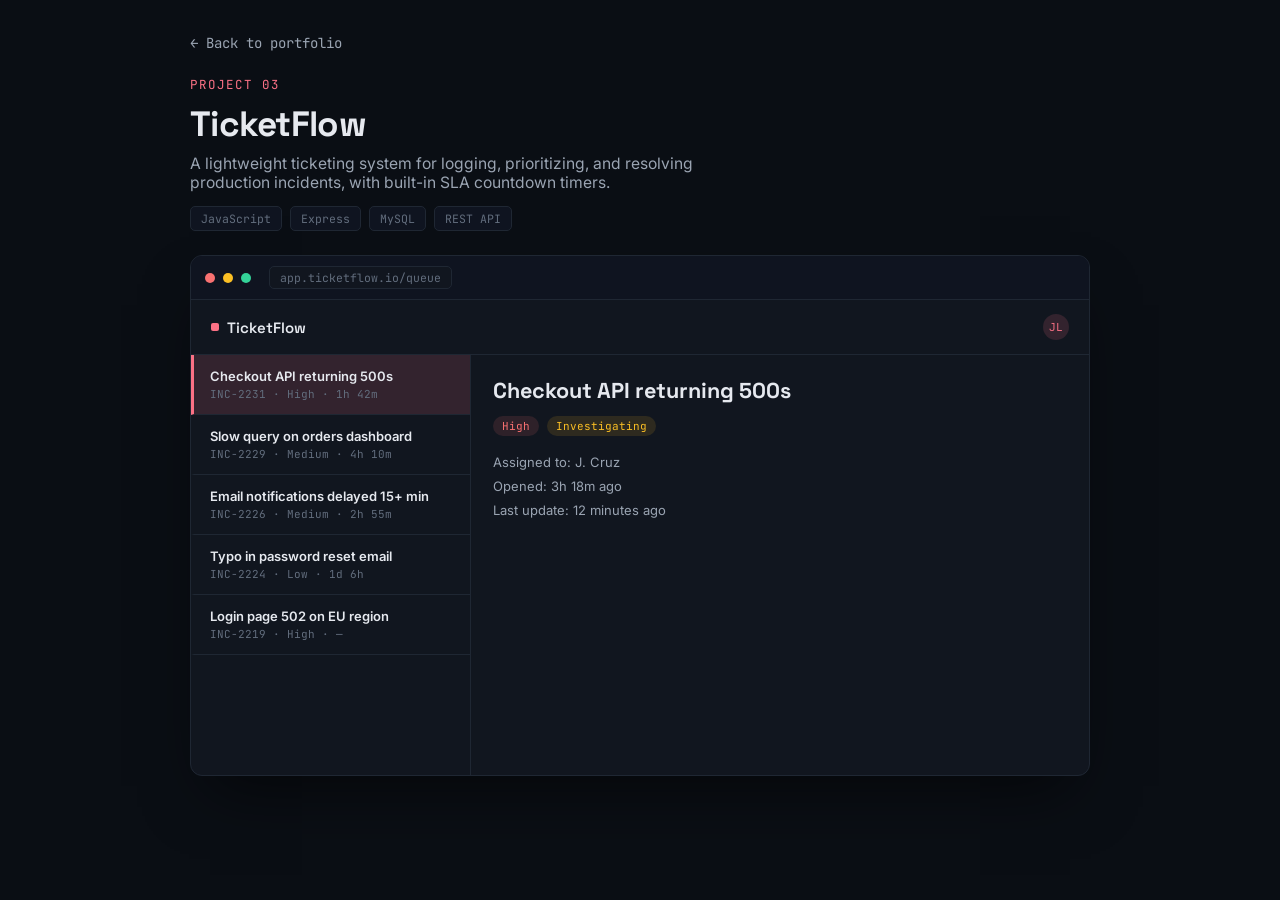
<file: projects/ticketflow.html>
<!DOCTYPE html>
<html lang="en">
<head>
<meta charset="UTF-8">
<meta name="viewport" content="width=device-width, initial-scale=1.0">
<title>TicketFlow — Incident Ticketing System | John Leinard Javier</title>
<link rel="preconnect" href="https://fonts.googleapis.com">
<link href="https://fonts.googleapis.com/css2?family=Inter:wght@400;500;600;700&family=Space+Grotesk:wght@500;600;700&family=JetBrains+Mono:wght@400;500&display=swap" rel="stylesheet">
<link rel="stylesheet" href="mock.css">
<style>
  body { --accent: #fb7185; --accent-dim: #f43f5e; --accent-soft: rgba(251,113,133,0.14); }
</style>
</head>
<body>
<div class="page-wrap">

  <a href="../index.html#projects" class="back-link">← Back to portfolio</a>

  <div class="proj-header">
    <span class="proj-eyebrow">Project 03</span>
    <h1>TicketFlow</h1>
    <p>A lightweight ticketing system for logging, prioritizing, and resolving production incidents, with built-in SLA countdown timers.</p>
    <div class="proj-tags">
      <span>JavaScript</span><span>Express</span><span>MySQL</span><span>REST API</span>
    </div>
  </div>

  <div class="mock-window thumb-target">
    <div class="mock-titlebar">
      <span class="dot r"></span><span class="dot y"></span><span class="dot g"></span>
      <span class="mock-url">app.ticketflow.io/queue</span>
    </div>
    <div class="mock-topbar">
      <span class="mock-logo"><span class="dotmark"></span>TicketFlow</span>
      <div class="mock-spacer"></div>
      <span class="mock-avatar">JL</span>
    </div>
    <div class="split-view">
      <div class="split-list">
        <div class="split-list-item active">
          <div class="sli-title">Checkout API returning 500s</div>
          <div class="sli-meta">INC-2231 · High · 1h 42m</div>
        </div>
        <div class="split-list-item">
          <div class="sli-title">Slow query on orders dashboard</div>
          <div class="sli-meta">INC-2229 · Medium · 4h 10m</div>
        </div>
        <div class="split-list-item">
          <div class="sli-title">Email notifications delayed 15+ min</div>
          <div class="sli-meta">INC-2226 · Medium · 2h 55m</div>
        </div>
        <div class="split-list-item">
          <div class="sli-title">Typo in password reset email</div>
          <div class="sli-meta">INC-2224 · Low · 1d 6h</div>
        </div>
        <div class="split-list-item">
          <div class="sli-title">Login page 502 on EU region</div>
          <div class="sli-meta">INC-2219 · High · —</div>
        </div>
      </div>
      <div class="split-detail">
        <h2 style="font-family:var(--font-head); font-size:1.35rem; margin-bottom:12px;">Checkout API returning 500s</h2>
        <div style="display:flex; gap:8px; margin-bottom:18px;">
          <span class="badge badge-red">High</span>
          <span class="badge badge-amber">Investigating</span>
        </div>
        <p style="font-size:13px; color:var(--text-dim); margin-bottom:8px;">Assigned to: J. Cruz</p>
        <p style="font-size:13px; color:var(--text-dim); margin-bottom:8px;">Opened: 3h 18m ago</p>
        <p style="font-size:13px; color:var(--text-dim);">Last update: 12 minutes ago</p>
      </div>
    </div>
  </div>

</div>
</body>
</html>
</file>
<file: style.css>
/* ==========================================================================
   John Leinard Javier — Portfolio v1 "Minimal / Dark"
   Shared stylesheet for index.html and resume.html
   ========================================================================== */

:root {
  --bg: #0a0e14;
  --bg-alt: #0f1420;
  --surface: #11161f;
  --surface-hover: #151b26;
  --border: #1f2733;
  --border-hover: #2a3444;
  --text: #e6e9ef;
  --text-dim: #9aa4b2;
  --text-faint: #626d7d;
  --accent: #2dd4bf;
  --accent-dim: #1fa896;
  --accent-soft: rgba(45, 212, 191, 0.1);
  --font-sans: 'Inter', -apple-system, BlinkMacSystemFont, 'Segoe UI', Roboto, sans-serif;
  --font-head: 'Space Grotesk', var(--font-sans);
  --font-mono: 'JetBrains Mono', ui-monospace, SFMono-Regular, Menlo, Consolas, monospace;
  --max-width: 1080px;
  --radius: 10px;
}

* {
  box-sizing: border-box;
  margin: 0;
  padding: 0;
}

html {
  scroll-behavior: smooth;
}

body {
  background: var(--bg);
  color: var(--text);
  font-family: var(--font-sans);
  font-size: 16px;
  line-height: 1.6;
  -webkit-font-smoothing: antialiased;
  -moz-osx-font-smoothing: grayscale;
}

.wrap {
  max-width: var(--max-width);
  margin: 0 auto;
  padding: 0 24px;
}

img {
  max-width: 100%;
  display: block;
}

a {
  color: inherit;
  text-decoration: none;
}

ul {
  list-style: none;
}

h1, h2, h3, h4 {
  font-family: var(--font-head);
  font-weight: 600;
  letter-spacing: -0.02em;
  color: var(--text);
}

.mono {
  font-family: var(--font-mono);
}

.accent {
  color: var(--accent);
}

section {
  padding: 96px 0;
  border-bottom: 1px solid var(--border);
}

section:last-of-type {
  border-bottom: none;
}

.section-label {
  font-family: var(--font-mono);
  font-size: 13px;
  color: var(--accent);
  text-transform: uppercase;
  letter-spacing: 0.12em;
  margin-bottom: 12px;
  display: block;
}

.section-title {
  font-size: clamp(1.6rem, 3vw, 2.2rem);
  margin-bottom: 40px;
}

/* ---------- Top nav ---------- */

.site-header {
  position: sticky;
  top: 0;
  z-index: 100;
  background: rgba(10, 14, 20, 0.85);
  backdrop-filter: blur(10px);
  -webkit-backdrop-filter: blur(10px);
  border-bottom: 1px solid var(--border);
}

.nav {
  display: flex;
  align-items: center;
  justify-content: space-between;
  padding: 18px 24px;
  max-width: var(--max-width);
  margin: 0 auto;
}

.nav-brand {
  font-family: var(--font-mono);
  font-size: 15px;
  font-weight: 500;
  color: var(--text);
}

.nav-brand span {
  color: var(--accent);
}

.nav-links {
  display: flex;
  gap: 32px;
  align-items: center;
}

.nav-links a {
  font-size: 14px;
  color: var(--text-dim);
  transition: color 0.15s ease;
}

.nav-links a:hover {
  color: var(--accent);
}

.nav-links .btn {
  color: var(--bg);
}

.nav-toggle {
  display: none;
  background: none;
  border: 1px solid var(--border);
  border-radius: 6px;
  color: var(--text);
  font-size: 20px;
  width: 40px;
  height: 40px;
  align-items: center;
  justify-content: center;
  cursor: pointer;
}

/* ---------- Buttons ---------- */

.btn {
  display: inline-flex;
  align-items: center;
  gap: 8px;
  padding: 12px 22px;
  border-radius: 8px;
  font-size: 14px;
  font-weight: 500;
  font-family: var(--font-sans);
  border: 1px solid var(--border);
  transition: all 0.15s ease;
  cursor: pointer;
}

.btn-primary {
  background: var(--accent);
  border-color: var(--accent);
  color: #06110f;
  font-weight: 600;
}

.btn-primary:hover {
  background: var(--accent-dim);
  border-color: var(--accent-dim);
  transform: translateY(-1px);
}

.btn-outline {
  background: transparent;
  color: var(--text);
}

.btn-outline:hover {
  border-color: var(--accent);
  color: var(--accent);
}

.btn-text {
  color: var(--text-dim);
  padding: 12px 4px;
}

.btn-text:hover {
  color: var(--accent);
}

/* ---------- Hero ---------- */

.hero {
  padding-top: 120px;
  padding-bottom: 96px;
  border-bottom: 1px solid var(--border);
}

.hero-inner {
  display: flex;
  flex-direction: column;
  align-items: center;
  text-align: center;
  gap: 32px;
}

.hero-content {
  display: flex;
  flex-direction: column;
  align-items: center;
  max-width: 680px;
}

.hero-eyebrow {
  font-family: var(--font-mono);
  color: var(--accent);
  font-size: 14px;
  letter-spacing: 0.06em;
  margin-bottom: 20px;
  display: block;
}

.hero h1 {
  font-size: clamp(2.2rem, 5vw, 3.2rem);
  line-height: 1.14;
  margin-bottom: 10px;
}

.hero-role {
  font-family: var(--font-head);
  font-size: clamp(1.1rem, 2vw, 1.4rem);
  color: var(--accent);
  font-weight: 500;
  margin-bottom: 18px;
}

.hero-lede {
  font-size: 1.15rem;
  color: var(--text-dim);
  max-width: 520px;
  margin: 0 auto 36px;
}

.hero-actions {
  display: flex;
  flex-wrap: wrap;
  justify-content: center;
  gap: 14px;
  align-items: center;
}

.hero-photo {
  flex-shrink: 0;
  width: 176px;
  height: 176px;
  border-radius: 50%;
  overflow: hidden;
  border: 2px solid var(--border);
  padding: 6px;
  position: relative;
  box-shadow: 0 0 0 1px var(--border), 0 20px 40px -12px rgba(45, 212, 191, 0.18);
}

.hero-photo img {
  width: 100%;
  height: 100%;
  object-fit: cover;
  border-radius: 50%;
}

/* ---------- About ---------- */

.about-grid {
  display: grid;
  grid-template-columns: repeat(3, 1fr);
  gap: 28px;
}

.about-text p {
  color: var(--text-dim);
  margin-bottom: 18px;
  max-width: 720px;
}

.about-text p:last-child {
  margin-bottom: 0;
}

/* ---------- Skills ---------- */

.skills-groups {
  display: grid;
  grid-template-columns: repeat(3, 1fr);
  gap: 32px;
}

.skill-group h3 {
  font-size: 0.85rem;
  font-family: var(--font-mono);
  color: var(--text-faint);
  text-transform: uppercase;
  letter-spacing: 0.1em;
  margin-bottom: 16px;
  font-weight: 500;
}

.tag-list {
  display: flex;
  flex-wrap: wrap;
  gap: 10px;
}

.tag {
  font-family: var(--font-mono);
  font-size: 13px;
  padding: 7px 14px;
  border-radius: 6px;
  border: 1px solid var(--border);
  color: var(--text-dim);
  background: var(--surface);
  transition: all 0.15s ease;
}

.tag:hover {
  border-color: var(--accent);
  color: var(--accent);
}

/* ---------- Projects ---------- */

.project-grid {
  display: grid;
  grid-template-columns: repeat(2, 1fr);
  gap: 20px;
}

.card {
  background: var(--surface);
  border: 1px solid var(--border);
  border-radius: var(--radius);
  overflow: hidden;
  display: flex;
  flex-direction: column;
  transition: transform 0.18s ease, border-color 0.18s ease, background 0.18s ease;
}

.card:hover {
  transform: translateY(-4px);
  border-color: var(--border-hover);
  background: var(--surface-hover);
}

.card-visual {
  position: relative;
  overflow: hidden;
  background: var(--bg-alt);
  border-bottom: 1px solid var(--border);
  color: var(--accent);
}

.card-visual img {
  width: 100%;
  height: auto;
  display: block;
  transition: transform 0.25s ease;
}

.card:hover .card-visual img {
  transform: scale(1.035);
}

.card-index {
  position: absolute;
  top: 10px;
  right: 12px;
  font-size: 11px;
  color: var(--text-dim);
  background: rgba(10, 14, 20, 0.75);
  backdrop-filter: blur(4px);
  padding: 3px 8px;
  border-radius: 5px;
  z-index: 2;
}

.card-body {
  padding: 22px 24px 24px;
  display: flex;
  flex-direction: column;
  flex: 1;
}

.card-title {
  font-size: 1.15rem;
  margin-bottom: 6px;
}

.card-desc {
  color: var(--text-dim);
  font-size: 0.94rem;
  margin-bottom: 20px;
  flex-grow: 1;
}

.card-tags {
  display: flex;
  flex-wrap: wrap;
  gap: 8px;
  margin-bottom: 18px;
}

.card-tags span {
  font-family: var(--font-mono);
  font-size: 11.5px;
  color: var(--text-faint);
  background: var(--bg-alt);
  border: 1px solid var(--border);
  padding: 4px 9px;
  border-radius: 5px;
}

.card-link {
  font-size: 14px;
  font-weight: 500;
  color: var(--accent);
  display: inline-flex;
  align-items: center;
  gap: 6px;
}

.card-link:hover {
  color: var(--text);
}

/* ---------- Experience ---------- */

.timeline {
  display: flex;
  flex-direction: column;
  gap: 0;
}

.timeline-item {
  display: grid;
  grid-template-columns: 200px 1fr;
  gap: 32px;
  padding: 28px 0;
  border-top: 1px solid var(--border);
}

.timeline-item:first-child {
  border-top: none;
}

.timeline-date {
  font-family: var(--font-mono);
  font-size: 13px;
  color: var(--text-faint);
  padding-top: 3px;
}

.timeline-role h3 {
  font-size: 1.1rem;
  margin-bottom: 4px;
}

.timeline-company {
  font-size: 14px;
  color: var(--accent);
  font-family: var(--font-mono);
  margin-bottom: 12px;
  display: block;
}

.timeline-role p {
  color: var(--text-dim);
  font-size: 0.95rem;
  max-width: 620px;
}

/* ---------- Contact / Footer ---------- */

.contact-section {
  text-align: center;
}

.contact-section .section-title {
  margin-bottom: 20px;
}

.contact-lede {
  color: var(--text-dim);
  max-width: 480px;
  margin: 0 auto 36px;
}

.contact-actions {
  display: flex;
  justify-content: center;
  gap: 14px;
  flex-wrap: wrap;
}

.site-footer {
  padding: 36px 0;
}

.footer-inner {
  display: flex;
  justify-content: space-between;
  align-items: center;
  flex-wrap: wrap;
  gap: 12px;
  font-size: 13px;
  color: var(--text-faint);
  font-family: var(--font-mono);
}

.footer-inner a {
  color: var(--text-dim);
}

.footer-inner a:hover {
  color: var(--accent);
}

/* ==========================================================================
   Responsive
   ========================================================================== */

@media (max-width: 900px) {
  .about-grid,
  .skills-groups {
    grid-template-columns: 1fr;
    gap: 36px;
  }

  .project-grid {
    grid-template-columns: 1fr;
  }
}

@media (max-width: 700px) {
  section {
    padding: 64px 0;
  }

  .nav-links {
    position: absolute;
    top: 100%;
    left: 0;
    right: 0;
    background: var(--bg);
    border-bottom: 1px solid var(--border);
    flex-direction: column;
    align-items: flex-start;
    gap: 4px;
    padding: 12px 24px 20px;
    display: none;
  }

  .nav-links.open {
    display: flex;
  }

  .nav-links a {
    width: 100%;
    padding: 12px 0;
  }

  .nav-toggle {
    display: flex;
  }

  .hero {
    padding-top: 48px;
  }

  .hero-photo {
    width: 150px;
    height: 150px;
  }

  .timeline-item {
    grid-template-columns: 1fr;
    gap: 8px;
  }
}

@media (max-width: 480px) {
  .hero-actions {
    flex-direction: column;
    align-items: stretch;
    width: 100%;
  }

  .hero-actions .btn {
    justify-content: center;
  }
}
</file>
<file: projects/mock.css>
/* Shared "app window" mockup chrome — used by every project detail page.
   Keeps all 10 mockups visually consistent with the v1 portfolio theme. */

:root {
  --bg: #0a0e14;
  --bg-alt: #0f1420;
  --surface: #11161f;
  --surface-2: #161d29;
  --border: #1f2733;
  --border-hover: #2a3444;
  --text: #e6e9ef;
  --text-dim: #9aa4b2;
  --text-faint: #626d7d;
  --accent: #2dd4bf;
  --accent-dim: #1fa896;
  --accent-soft: rgba(45, 212, 191, 0.12);
  --red: #f87171;
  --amber: #fbbf24;
  --green: #34d399;
  --font-sans: 'Inter', -apple-system, BlinkMacSystemFont, 'Segoe UI', sans-serif;
  --font-head: 'Space Grotesk', var(--font-sans);
  --font-mono: 'JetBrains Mono', ui-monospace, monospace;
}

* { box-sizing: border-box; margin: 0; padding: 0; }

body {
  background: var(--bg);
  color: var(--text);
  font-family: var(--font-sans);
  padding: 32px 20px 60px;
}

.page-wrap { max-width: 900px; margin: 0 auto; }

.back-link {
  display: inline-flex;
  align-items: center;
  gap: 6px;
  color: var(--text-dim);
  text-decoration: none;
  font-size: 14px;
  font-family: var(--font-mono);
  margin-bottom: 24px;
}
.back-link:hover { color: var(--accent); }

.proj-header { margin-bottom: 24px; }
.proj-eyebrow {
  font-family: var(--font-mono);
  color: var(--accent);
  font-size: 12.5px;
  letter-spacing: 0.08em;
  text-transform: uppercase;
  display: block;
  margin-bottom: 8px;
}
.proj-header h1 {
  font-family: var(--font-head);
  font-size: clamp(1.6rem, 4vw, 2.2rem);
  letter-spacing: -0.02em;
  margin-bottom: 8px;
}
.proj-header p {
  color: var(--text-dim);
  max-width: 560px;
  font-size: 0.98rem;
}
.proj-tags {
  display: flex;
  flex-wrap: wrap;
  gap: 8px;
  margin-top: 14px;
}
.proj-tags span {
  font-family: var(--font-mono);
  font-size: 11.5px;
  color: var(--text-faint);
  background: var(--bg-alt);
  border: 1px solid var(--border);
  padding: 4px 10px;
  border-radius: 5px;
}

/* ---- fake browser/app window ---- */
.mock-window {
  background: var(--surface);
  border: 1px solid var(--border);
  border-radius: 12px;
  overflow: hidden;
  box-shadow: 0 30px 60px -20px rgba(0,0,0,0.6);
}

.mock-titlebar {
  display: flex;
  align-items: center;
  gap: 8px;
  padding: 10px 14px;
  background: var(--bg-alt);
  border-bottom: 1px solid var(--border);
}
.mock-titlebar .dot { width: 10px; height: 10px; border-radius: 50%; }
.mock-titlebar .dot.r { background: #f87171; }
.mock-titlebar .dot.y { background: #fbbf24; }
.mock-titlebar .dot.g { background: #34d399; }
.mock-url {
  margin-left: 10px;
  font-family: var(--font-mono);
  font-size: 11.5px;
  color: var(--text-faint);
  background: var(--surface);
  border: 1px solid var(--border);
  border-radius: 5px;
  padding: 3px 10px;
}

.mock-topbar {
  display: flex;
  align-items: center;
  gap: 20px;
  padding: 14px 20px;
  border-bottom: 1px solid var(--border);
  background: var(--surface);
}
.mock-logo {
  font-family: var(--font-head);
  font-weight: 600;
  font-size: 15px;
  display: flex;
  align-items: center;
  gap: 8px;
}
.mock-logo .dotmark { width: 8px; height: 8px; border-radius: 2px; background: var(--accent); display: inline-block; }
.mock-tabs { display: flex; gap: 18px; font-size: 13px; color: var(--text-faint); }
.mock-tabs a.active { color: var(--accent); }
.mock-spacer { flex: 1; }
.mock-avatar {
  width: 26px; height: 26px; border-radius: 50%;
  background: var(--accent-soft); color: var(--accent);
  font-family: var(--font-mono); font-size: 11px;
  display: flex; align-items: center; justify-content: center;
}

.mock-body {
  padding: 22px;
  background: var(--bg);
  min-height: 420px;
}

/* ---- reusable content primitives ---- */
.stat-row { display: grid; grid-template-columns: repeat(3, 1fr); gap: 12px; margin-bottom: 18px; }
.stat-tile {
  background: var(--surface); border: 1px solid var(--border); border-radius: 8px;
  padding: 14px 16px;
}
.stat-tile .num { font-family: var(--font-head); font-size: 1.4rem; color: var(--accent); }
.stat-tile .label { font-size: 12px; color: var(--text-faint); margin-top: 2px; }

.panel {
  background: var(--surface); border: 1px solid var(--border); border-radius: 8px;
  padding: 16px; margin-bottom: 14px;
}
.panel-title { font-size: 12.5px; color: var(--text-faint); font-family: var(--font-mono); text-transform: uppercase; letter-spacing: 0.06em; margin-bottom: 12px; }

table { width: 100%; border-collapse: collapse; font-size: 13px; }
th { text-align: left; color: var(--text-faint); font-weight: 500; font-size: 11.5px; text-transform: uppercase; letter-spacing: 0.04em; padding: 8px 10px; border-bottom: 1px solid var(--border); }
td { padding: 10px 10px; border-bottom: 1px solid var(--border); color: var(--text-dim); }
tr:last-child td { border-bottom: none; }

.badge { display: inline-block; font-size: 11px; font-family: var(--font-mono); padding: 3px 9px; border-radius: 20px; }
.badge-green { background: rgba(52,211,153,0.12); color: var(--green); }
.badge-amber { background: rgba(251,191,36,0.12); color: var(--amber); }
.badge-red { background: rgba(248,113,113,0.12); color: var(--red); }
.badge-teal { background: var(--accent-soft); color: var(--accent); }
.badge-grey { background: var(--surface-2); color: var(--text-faint); }

.kanban { display: grid; grid-template-columns: repeat(3, 1fr); gap: 12px; }
.kanban-col-title { font-size: 12px; color: var(--text-faint); font-family: var(--font-mono); text-transform: uppercase; margin-bottom: 10px; display: flex; justify-content: space-between; }
.kcard { background: var(--surface); border: 1px solid var(--border); border-radius: 6px; padding: 10px 12px; margin-bottom: 8px; font-size: 12.5px; }
.kcard .kcard-tag { font-size: 10.5px; color: var(--accent); font-family: var(--font-mono); display: block; margin-top: 6px; }

.bar-row { display: flex; align-items: center; gap: 10px; margin-bottom: 10px; font-size: 12px; color: var(--text-dim); }
.bar-track { flex: 1; height: 8px; background: var(--surface-2); border-radius: 4px; overflow: hidden; }
.bar-fill { height: 100%; background: var(--accent); border-radius: 4px; }

.progress-track { height: 8px; background: var(--surface-2); border-radius: 4px; overflow: hidden; margin: 10px 0 4px; }
.progress-fill { height: 100%; background: var(--accent); }

.dropzone {
  border: 1.5px dashed var(--border-hover); border-radius: 8px; padding: 26px;
  text-align: center; color: var(--text-faint); font-size: 13px; margin-bottom: 16px;
}
.dropzone strong { color: var(--text-dim); display: block; margin-bottom: 4px; font-size: 14px; }

.checklist { list-style: none; }
.checklist li { display: flex; align-items: center; gap: 10px; padding: 10px 0; border-bottom: 1px solid var(--border); font-size: 13.5px; color: var(--text-dim); }
.checklist li:last-child { border-bottom: none; }
.checkbox { width: 16px; height: 16px; border-radius: 4px; border: 1.5px solid var(--border-hover); flex-shrink: 0; display: flex; align-items: center; justify-content: center; font-size: 10px; }
.checkbox.done { background: var(--accent); border-color: var(--accent); color: #06110f; }

.two-col { display: grid; grid-template-columns: 1fr 1fr; gap: 14px; }

.node-box {
  background: var(--surface); border: 1px solid var(--border-hover); border-radius: 8px;
  padding: 16px; text-align: center; font-size: 13px; color: var(--text);
}
.node-box .node-sub { font-size: 11px; color: var(--text-faint); font-family: var(--font-mono); margin-top: 4px; }

@media (max-width: 640px) {
  .stat-row, .kanban, .two-col { grid-template-columns: 1fr; }
}

/* ==========================================================================
   Extended primitives — for giving each project its own distinct UI paradigm.
   Every page still wraps its primary visual in a container carrying class
   "thumb-target" (in addition to whatever else) so the thumbnail-capture
   script can screenshot it uniformly regardless of internal layout.
   Each page may override --accent / --accent-dim / --accent-soft inline to
   give itself its own brand color while keeping the same base palette.
   ========================================================================== */

/* ---- sidebar app shell ---- */
.app-shell { display: flex; }
.app-sidebar {
  width: 68px; flex-shrink: 0;
  background: var(--bg-alt); border-right: 1px solid var(--border);
  display: flex; flex-direction: column; align-items: center;
  padding: 18px 0; gap: 16px;
}
.app-sidebar .side-icon {
  width: 36px; height: 36px; border-radius: 9px;
  display: flex; align-items: center; justify-content: center;
  font-size: 15px; color: var(--text-faint); font-family: var(--font-mono);
}
.app-sidebar .side-icon.active { background: var(--accent-soft); color: var(--accent); }
.app-main { flex: 1; min-width: 0; display: flex; flex-direction: column; }
.app-main .mock-body { flex: 1; }

/* ---- split list / detail view ---- */
.split-view { display: flex; min-height: 420px; }
.split-list { width: 280px; flex-shrink: 0; border-right: 1px solid var(--border); overflow: hidden; }
.split-list-item {
  padding: 13px 16px; border-bottom: 1px solid var(--border); border-left: 3px solid transparent;
  font-size: 12.5px; color: var(--text-dim);
}
.split-list-item .sli-title { color: var(--text); font-weight: 600; font-size: 13px; margin-bottom: 3px; }
.split-list-item .sli-meta { font-size: 11px; color: var(--text-faint); font-family: var(--font-mono); }
.split-list-item.active { background: var(--accent-soft); border-left-color: var(--accent); }
.split-detail { flex: 1; padding: 22px; }

/* ---- big status card grid (visual, not tabular) ---- */
.status-grid { display: grid; grid-template-columns: repeat(2, 1fr); gap: 14px; }
.status-card { background: var(--surface); border: 1px solid var(--border); border-radius: 10px; padding: 18px; }
.status-card .status-dot { width: 9px; height: 9px; border-radius: 50%; display: inline-block; margin-right: 7px; }
.status-card h4 { font-family: var(--font-head); font-size: 1.02rem; margin-bottom: 6px; font-weight: 600; }
.status-card .status-meta { font-size: 11.5px; color: var(--text-faint); font-family: var(--font-mono); margin-top: 6px; }

/* ---- vertical bar chart ---- */
.chart-row { display: flex; align-items: flex-end; gap: 14px; height: 130px; padding: 10px 6px 0; }
.chart-bar-col { flex: 1; display: flex; flex-direction: column; align-items: center; justify-content: flex-end; height: 100%; }
.chart-bar { width: 100%; background: var(--accent); border-radius: 4px 4px 0 0; opacity: 0.88; }
.chart-bar-label { margin-top: 8px; font-size: 10px; color: var(--text-faint); font-family: var(--font-mono); text-align: center; }

/* ---- terminal / log console ---- */
.terminal {
  background: #05070a; border: 1px solid var(--border); border-radius: 8px;
  padding: 16px 18px; font-family: var(--font-mono); font-size: 12.5px; line-height: 1.85;
  color: #b7c0cc;
}
.terminal .t-dim { color: #4b5563; }
.terminal .t-ok { color: var(--green); }
.terminal .t-warn { color: var(--amber); }
.terminal .t-accent { color: var(--accent); }

/* ---- mobile phone frame (for a genuinely different device context) ---- */
.phone-frame {
  width: 300px; margin: 0 auto; background: #000;
  border-radius: 34px; padding: 10px; box-shadow: 0 30px 60px -20px rgba(0,0,0,0.6);
}
.phone-screen { background: var(--bg); border-radius: 24px; overflow: hidden; min-height: 540px; }
.phone-statusbar {
  display: flex; justify-content: space-between; align-items: center;
  padding: 12px 20px 2px; font-size: 11px; color: var(--text-dim); font-family: var(--font-mono);
}
.phone-body { padding: 18px 18px 24px; }

@media (max-width: 640px) {
  .app-shell { flex-direction: column; }
  .app-sidebar { width: 100%; flex-direction: row; justify-content: center; border-right: none; border-bottom: 1px solid var(--border); }
  .split-view { flex-direction: column; }
  .split-list { width: 100%; }
  .status-grid { grid-template-columns: 1fr; }
}
</file>
